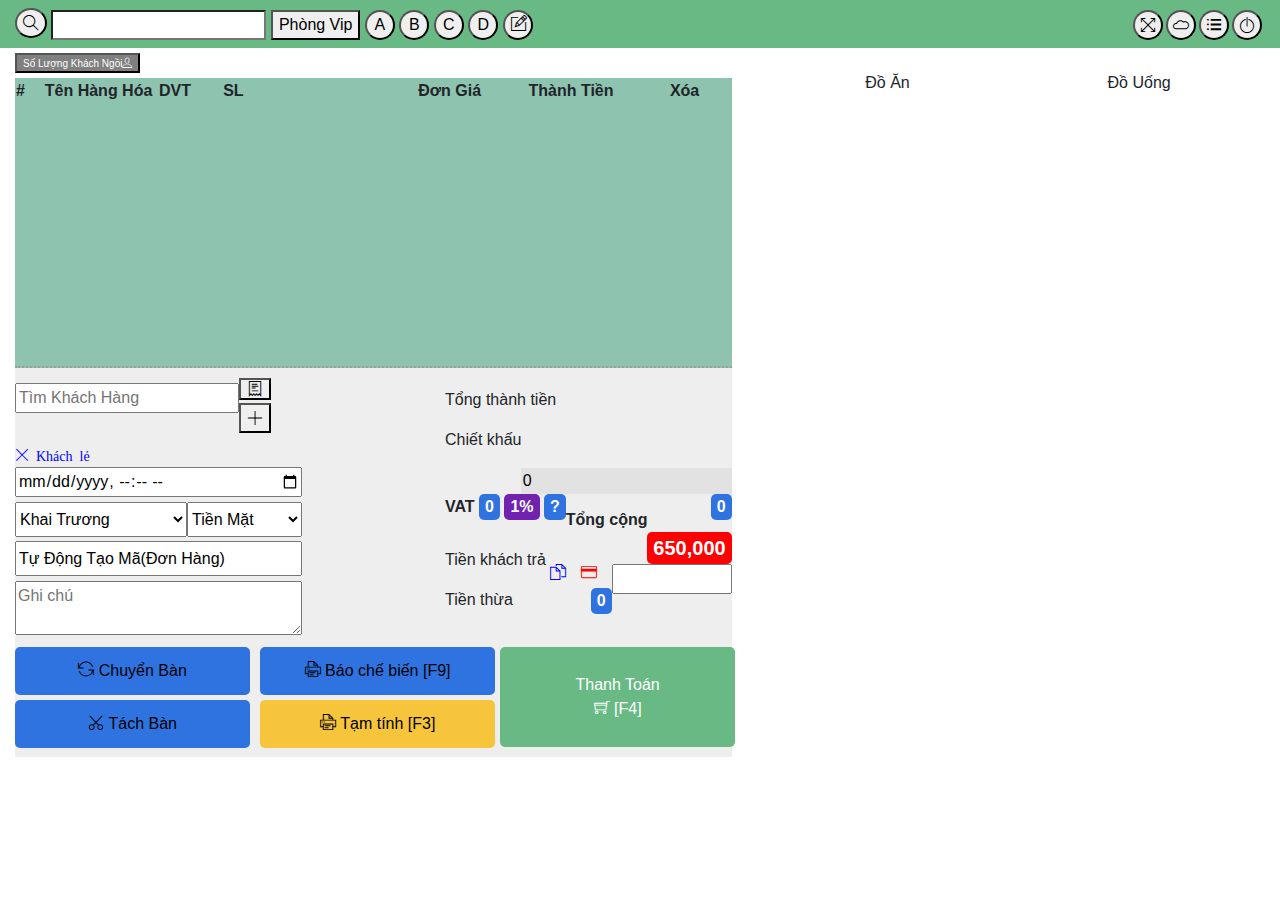
<file: js/index.html>
<!doctype html>
<html lang="en">
  <head>
    <title>Title</title>
    <!-- Required meta tags -->
    <meta charset="utf-8">
    <meta name="viewport" content="width=device-width, initial-scale=1, shrink-to-fit=no">
    <link rel="stylesheet" href="public/css/main.css">
    <link rel="stylesheet" href="public/img/themify-icons/themify-icons.css">
    <script src="https://code.jquery.com/jquery-3.6.1.min.js" integrity="sha256-o88AwQnZB+VDvE9tvIXrMQaPlFFSUTR+nldQm1LuPXQ=" crossorigin="anonymous"></script>
    <script src="public/js/main.js"></script>
    <script src="public/js/order_detail.js"></script>
    <!-- Bootstrap CSS -->
    <link rel="stylesheet" href="https://stackpath.bootstrapcdn.com/bootstrap/4.3.1/css/bootstrap.min.css" integrity="sha384-ggOyR0iXCbMQv3Xipma34MD+dH/1fQ784/j6cY/iJTQUOhcWr7x9JvoRxT2MZw1T" crossorigin="anonymous">
  </head>
  <body>
    <div id="wrapper">
        <header class="header">
            <div class="container-fluid">
                <div class="row">
                    <div class="col-md-7">
                        <div class="header-left">
                            <button class="ti-search"></button>
                            <input type="search">
                            <button>Phòng Vip</button>
                            <button class="nameA">A</button>
                            <button class="nameB">B</button>
                            <button class="nameC">C</button>
                            <button class="nameD">D</button>
                            <button class="nameD"><i class="ti-pencil-alt"></i></button>

                        </div>
                    </div>
                    <div class="col-md-5">
                        <div class="header-right">
                            <button class="btnheader"><i class="ti-power-off"></i></button>
                            <button class="btnheader"><i class="ti-menu-alt"></i></button>
                            <button class="btnheader"><i class="ti-cloud"></i></button>
                            <button class="btnheader"><i class="ti-fullscreen"></i></button>
                        </div>
                    </div>
                </div>
            </div>
        </header>
        <section class="content container-fluid">
            <div class="row">
                <div class="col-md-7">
                    <div class="form">
                        <form action="" method="#">
                            <div class="formheader">
                                <button class="soluong">Số Lượng Khách Ngồi<i class="ti-user"></i></button>
                            </div>
                            <div class="formbody">
                                <table>
                                    <tr>
                                        <th style="width: 50px;">#</th>
                                        <th style="width: 200px;">Tên Hàng Hóa</th>
                                        <th style="width: 100px;">DVT</th>
                                        <th style="width: 400px;">SL</th>
                                        <th style="width: 200px;">Đơn Giá</th>
                                        <th style="width: 250px;">Thành Tiền</th>
                                        <th style="width: 100px;">Xóa</th>
                                    </tr>
                                   <tbody id="order">
                                    
                                        
                                   </tbody>
                                </table>
                            </div>
                        </form>
                    </div>
                    <div class="input-info">
                        <div class="input-info-left">
                            <form action="" method="#">
                                <input type="text" class="Client" placeholder="Tìm Khách Hàng">
                                <button class="ti-receipt"></button>
                                <button class="ti-plus"></button> <br>
                                <p class="ti-close"> Khách lẻ</p>
                                <input type="datetime-local" class="datetime" name="" id="">
                                <div class="info-item">
                                    <select name="Khai Trương" id="" class="grandopening">
                                        <option value="Khai Trương">Khai Trương</option>
                                    </select>
                                    <select name="Khai Trương" id="" class="money">
                                        <option value="Khai Trương">Tiền Mặt</option>
                                    </select> <br>
                                </div>
                                <input type="text" value="Tự Động Tạo Mã(Đơn Hàng)" class="donhang">
                                <textarea class="note" placeholder="Ghi chú"></textarea>
                            </form>
                        </div>
                        <div class="input-info-right">
                            <div class="total-money">
                                <p onclick="sumtotal()">Tổng thành tiền </p>
                            </div>
                            <div class="discount">
                                <p class="info-name">Chiết khấu</p>
                                <input type="text" value="0" class="total">
                            </div>
                            <div class="tax">
                                <div class="tax-left">
                                    <b>VAT</b>
                                    <button><b>0</b></button>
                                    <button style="background-color: #7123b0;"><b>1%</b></button>
                                    <button><b>?</b></button>
                                </div>
                                <div class="tax-right">
                                    <button><b>0</b></button>
                                </div>
                            </div>
                            <div class="sum-total">
                                <b class="info-name">Tổng cộng</b>
                                <button class="total"><b>650,000</b></button>
                            </div>
                            <div class="money-user">
                                <p class="info-name">Tiền khách trả</p>                                
                                <input type="text" class="total" style="width: 120px;">
                                <i class="ti-credit-card" style="color: red;"></i>
                                <i class="ti-files" style="color: blue;"></i>
                            </div>
                            <div class="money-superfluous">
                                <p class="info-name">Tiền thừa</p>
                                <button class="total"><b>0</b></button>
                            </div>
                        </div>
                        <div class="input-info-bottom">
                            <div class="info-bottom-left">
                                <button class="up"><i class="ti-reload"></i> Chuyển Bàn</button>
                                <button class="down"><i class="ti-cut"></i> Tách Bàn</button>
                            </div>
                            <div class="info-bottom-Between">
                                <button class="up"><i class="ti-printer"></i> Báo chế biến [F9]</button>
                                <button class="down"> <i class="ti-printer"></i> Tạm tính [F3]</button>
                            </div>
                            <div class="info-bottom-right">
                                <button class="up">Thanh Toán <br> <i class="ti-shopping-cart"></i> [F4]</button>
                            </div>
                        </div>
                    </div>
                </div>
                <div class="col-md-5">
                    <div class="content-right">
                        <div class="container-fluid">
                            <div class="row">
                                <div class="col-md-6 mt-3">
                                    <button id="btn-food" class="btn active">Đồ Ăn</button>
                                </div>
                                <div class="col-md-6 mt-3">
                                    <button id="btn-drink" class="btn">Đồ Uống</button>
                                </div>
                            </div>
                            <div class="row" id="product_list">
                             
                        
                              
                                
                            
                             
                            </div>
                        </div>
                    </div>
                </div>
            </div>
        </section>
    </div>
    <!-- Optional JavaScript -->
    <!-- jQuery first, then Popper.js, then Bootstrap JS -->
   
    <script src="https://cdnjs.cloudflare.com/ajax/libs/popper.js/1.14.7/umd/popper.min.js" integrity="sha384-UO2eT0CpHqdSJQ6hJty5KVphtPhzWj9WO1clHTMGa3JDZwrnQq4sF86dIHNDz0W1" crossorigin="anonymous"></script>
    <script src="https://stackpath.bootstrapcdn.com/bootstrap/4.3.1/js/bootstrap.min.js" integrity="sha384-JjSmVgyd0p3pXB1rRibZUAYoIIy6OrQ6VrjIEaFf/nJGzIxFDsf4x0xIM+B07jRM" crossorigin="anonymous"></script>
  </body>
  
</html>
</file>
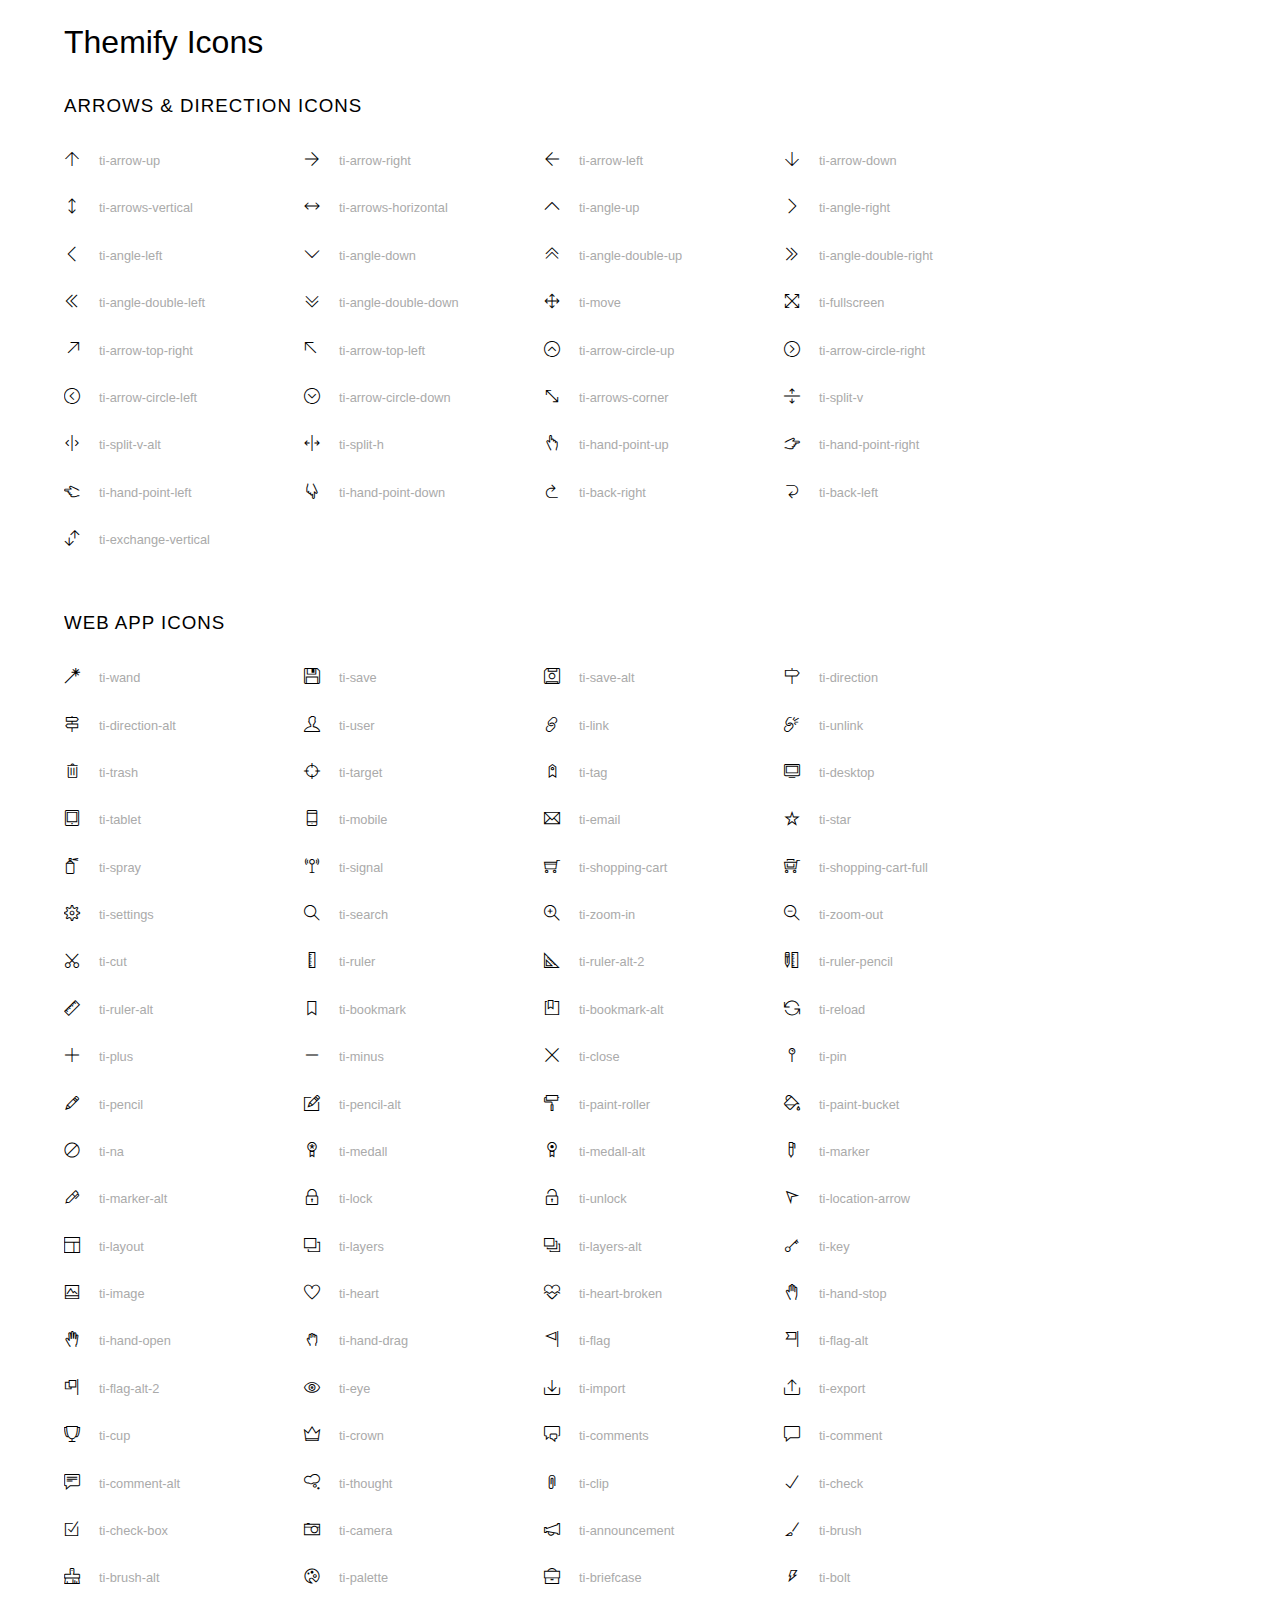
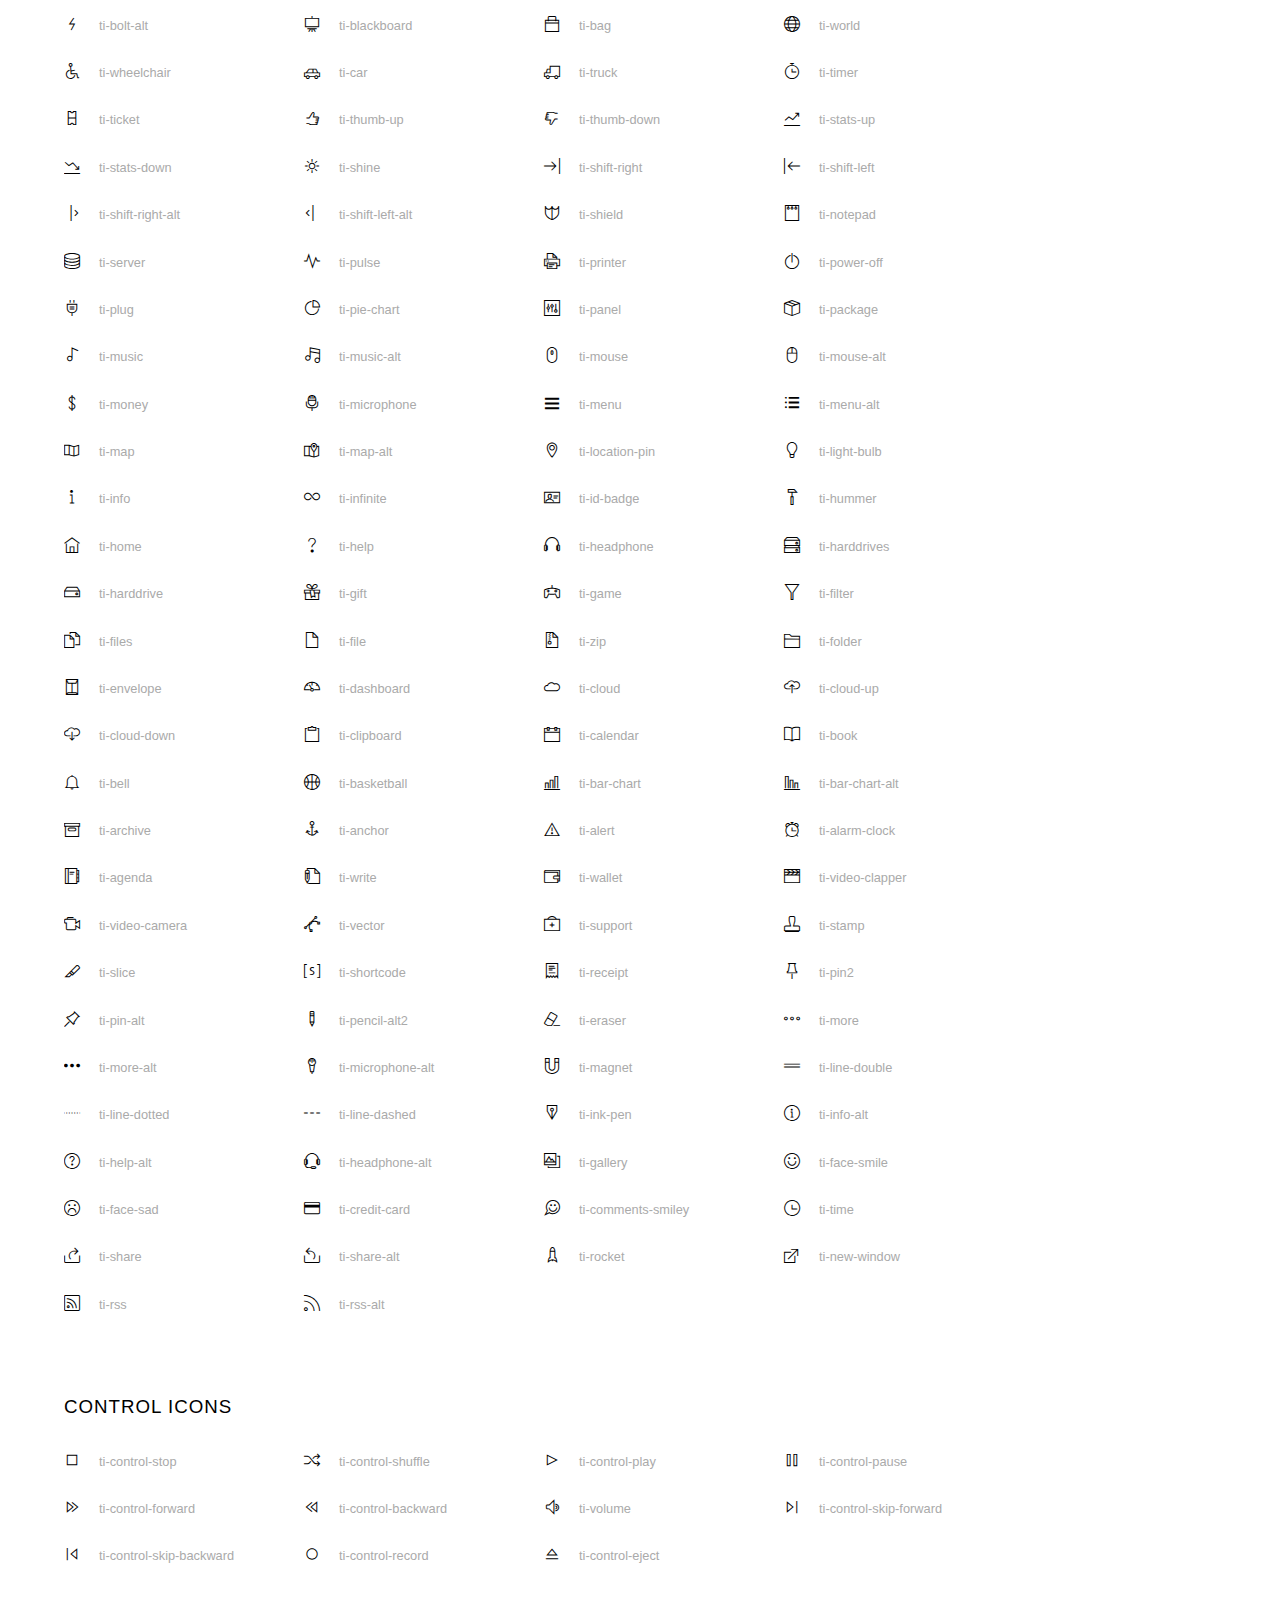
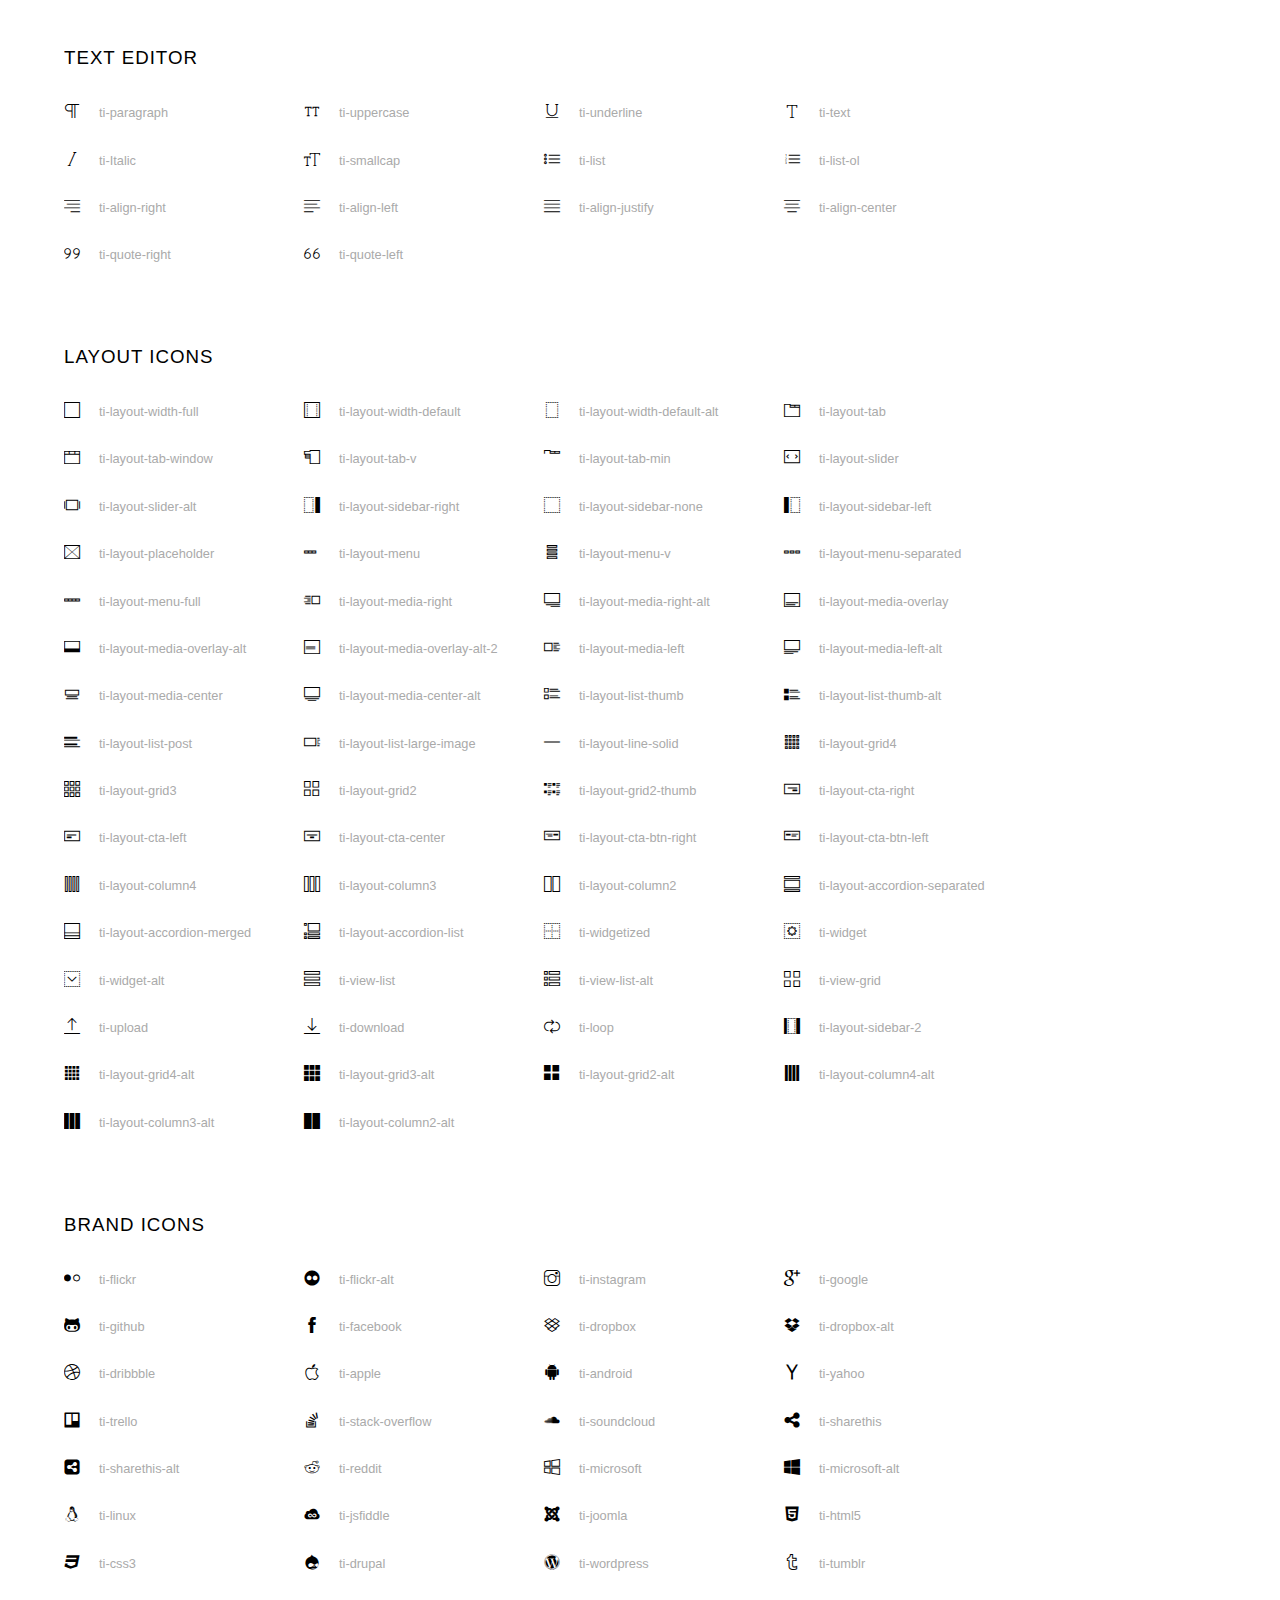
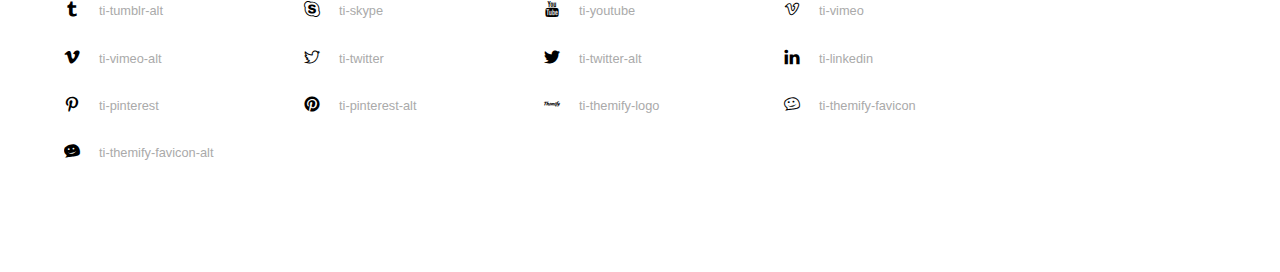
<file: js/public/img/themify-icons/index.html>
<!doctype html>
<html>
<head>
	<meta charset="utf-8">
	<title>Themify Icon Font</title>
	<meta name="viewport" content="width=device-width">
	<link rel="stylesheet" href="demo-files/demo.css">
	<link rel="stylesheet" href="themify-icons.css">
	<!--[if lt IE 8]><!-->
	<link rel="stylesheet" href="ie7/ie7.css">
	<!--<![endif]-->
</head>
<body>
	<h1>Themify Icons</h1>

	<div class="icon-section">

		<div class="icon-section">
			<h3>Arrows &amp; Direction Icons </h3>

			<div class="icon-container">
				<span class="ti-arrow-up"></span><span class="icon-name"> ti-arrow-up</span>
			</div>
			<div class="icon-container">
				<span class="ti-arrow-right"></span><span class="icon-name"> ti-arrow-right</span>
			</div>
			<div class="icon-container">
				<span class="ti-arrow-left"></span><span class="icon-name"> ti-arrow-left</span>
			</div>
			<div class="icon-container">
				<span class="ti-arrow-down"></span><span class="icon-name"> ti-arrow-down</span>
			</div>
			<div class="icon-container">
				<span class="ti-arrows-vertical"></span><span class="icon-name"> ti-arrows-vertical</span>
			</div>
			<div class="icon-container">
				<span class="ti-arrows-horizontal"></span><span class="icon-name"> ti-arrows-horizontal</span>
			</div>
			<div class="icon-container">
				<span class="ti-angle-up"></span><span class="icon-name"> ti-angle-up</span>
			</div>
			<div class="icon-container">
				<span class="ti-angle-right"></span><span class="icon-name"> ti-angle-right</span>
			</div>
			<div class="icon-container">
				<span class="ti-angle-left"></span><span class="icon-name"> ti-angle-left</span>
			</div>
			<div class="icon-container">
				<span class="ti-angle-down"></span><span class="icon-name"> ti-angle-down</span>
			</div>	
			<div class="icon-container">
				<span class="ti-angle-double-up"></span><span class="icon-name"> ti-angle-double-up</span>
			</div>
			<div class="icon-container">
				<span class="ti-angle-double-right"></span><span class="icon-name"> ti-angle-double-right</span>
			</div>
			<div class="icon-container">
				<span class="ti-angle-double-left"></span><span class="icon-name"> ti-angle-double-left</span>
			</div>
			<div class="icon-container">
				<span class="ti-angle-double-down"></span><span class="icon-name"> ti-angle-double-down</span>
			</div>					
			<div class="icon-container">
				<span class="ti-move"></span><span class="icon-name"> ti-move</span>
			</div>
			<div class="icon-container">
				<span class="ti-fullscreen"></span><span class="icon-name"> ti-fullscreen</span>
			</div>
			<div class="icon-container">
				<span class="ti-arrow-top-right"></span><span class="icon-name"> ti-arrow-top-right</span>
			</div>
			<div class="icon-container">
				<span class="ti-arrow-top-left"></span><span class="icon-name"> ti-arrow-top-left</span>
			</div>
			<div class="icon-container">
				<span class="ti-arrow-circle-up"></span><span class="icon-name"> ti-arrow-circle-up</span>
			</div>
			<div class="icon-container">
				<span class="ti-arrow-circle-right"></span><span class="icon-name"> ti-arrow-circle-right</span>
			</div>
			<div class="icon-container">
				<span class="ti-arrow-circle-left"></span><span class="icon-name"> ti-arrow-circle-left</span>
			</div>
			<div class="icon-container">
				<span class="ti-arrow-circle-down"></span><span class="icon-name"> ti-arrow-circle-down</span>
			</div>
			<div class="icon-container">
				<span class="ti-arrows-corner"></span><span class="icon-name"> ti-arrows-corner</span>
			</div>
			<div class="icon-container">
				<span class="ti-split-v"></span><span class="icon-name"> ti-split-v</span>
			</div>

			<div class="icon-container">
				<span class="ti-split-v-alt"></span><span class="icon-name"> ti-split-v-alt</span>
			</div>
			<div class="icon-container">
				<span class="ti-split-h"></span><span class="icon-name"> ti-split-h</span>
			</div>
			<div class="icon-container">
				<span class="ti-hand-point-up"></span><span class="icon-name"> ti-hand-point-up</span>
			</div>
			<div class="icon-container">
				<span class="ti-hand-point-right"></span><span class="icon-name"> ti-hand-point-right</span>
			</div>
			<div class="icon-container">
				<span class="ti-hand-point-left"></span><span class="icon-name"> ti-hand-point-left</span>
			</div>
			<div class="icon-container">
				<span class="ti-hand-point-down"></span><span class="icon-name"> ti-hand-point-down</span>
			</div>
			<div class="icon-container">
				<span class="ti-back-right"></span><span class="icon-name"> ti-back-right</span>
			</div>
			<div class="icon-container">
				<span class="ti-back-left"></span><span class="icon-name"> ti-back-left</span>
			</div>
			<div class="icon-container">
				<span class="ti-exchange-vertical"></span><span class="icon-name"> ti-exchange-vertical</span>
			</div>

		</div> <!-- Arrows Icons -->



		<h3>Web App Icons</h3>
		
		<div class="icon-section">

			<div class="icon-container">
				<span class="ti-wand"></span><span class="icon-name"> ti-wand</span>
			</div>
			<div class="icon-container">
				<span class="ti-save"></span><span class="icon-name"> ti-save</span>
			</div>
			<div class="icon-container">
				<span class="ti-save-alt"></span><span class="icon-name"> ti-save-alt</span>
			</div>

			<div class="icon-container">
				<span class="ti-direction"></span><span class="icon-name"> ti-direction</span>
			</div>
			<div class="icon-container">
				<span class="ti-direction-alt"></span><span class="icon-name"> ti-direction-alt</span>
			</div>
			<div class="icon-container">
				<span class="ti-user"></span><span class="icon-name"> ti-user</span>
			</div>
			<div class="icon-container">
				<span class="ti-link"></span><span class="icon-name"> ti-link</span>
			</div>
			<div class="icon-container">
				<span class="ti-unlink"></span><span class="icon-name"> ti-unlink</span>
			</div>
			<div class="icon-container">
				<span class="ti-trash"></span><span class="icon-name"> ti-trash</span>
			</div>
			<div class="icon-container">
				<span class="ti-target"></span><span class="icon-name"> ti-target</span>
			</div>
			<div class="icon-container">
				<span class="ti-tag"></span><span class="icon-name"> ti-tag</span>
			</div>
			<div class="icon-container">
				<span class="ti-desktop"></span><span class="icon-name"> ti-desktop</span>
			</div>
			<div class="icon-container">
				<span class="ti-tablet"></span><span class="icon-name"> ti-tablet</span>
			</div>
			<div class="icon-container">
				<span class="ti-mobile"></span><span class="icon-name"> ti-mobile</span>
			</div>
			<div class="icon-container">
				<span class="ti-email"></span><span class="icon-name"> ti-email</span>
			</div>	
			<div class="icon-container">
				<span class="ti-star"></span><span class="icon-name"> ti-star</span>
			</div>
			<div class="icon-container">
				<span class="ti-spray"></span><span class="icon-name"> ti-spray</span>
			</div>
			<div class="icon-container">
				<span class="ti-signal"></span><span class="icon-name"> ti-signal</span>
			</div>
			<div class="icon-container">
				<span class="ti-shopping-cart"></span><span class="icon-name"> ti-shopping-cart</span>
			</div>
			<div class="icon-container">
				<span class="ti-shopping-cart-full"></span><span class="icon-name"> ti-shopping-cart-full</span>
			</div>
			<div class="icon-container">
				<span class="ti-settings"></span><span class="icon-name"> ti-settings</span>
			</div>
			<div class="icon-container">
				<span class="ti-search"></span><span class="icon-name"> ti-search</span>
			</div>
			<div class="icon-container">
				<span class="ti-zoom-in"></span><span class="icon-name"> ti-zoom-in</span>
			</div>
			<div class="icon-container">
				<span class="ti-zoom-out"></span><span class="icon-name"> ti-zoom-out</span>
			</div>
			<div class="icon-container">
				<span class="ti-cut"></span><span class="icon-name"> ti-cut</span>
			</div>
			<div class="icon-container">
				<span class="ti-ruler"></span><span class="icon-name"> ti-ruler</span>
			</div>
			<div class="icon-container">
				<span class="ti-ruler-alt-2"></span><span class="icon-name"> ti-ruler-alt-2</span>
			</div>			
			<div class="icon-container">
				<span class="ti-ruler-pencil"></span><span class="icon-name"> ti-ruler-pencil</span>
			</div>
			<div class="icon-container">
				<span class="ti-ruler-alt"></span><span class="icon-name"> ti-ruler-alt</span>
			</div>
			<div class="icon-container">
				<span class="ti-bookmark"></span><span class="icon-name"> ti-bookmark</span>
			</div>
			<div class="icon-container">
				<span class="ti-bookmark-alt"></span><span class="icon-name"> ti-bookmark-alt</span>
			</div>
			<div class="icon-container">
				<span class="ti-reload"></span><span class="icon-name"> ti-reload</span>
			</div>
			<div class="icon-container">
				<span class="ti-plus"></span><span class="icon-name"> ti-plus</span>
			</div>
			<div class="icon-container">
				<span class="ti-minus"></span><span class="icon-name"> ti-minus</span>
			</div>
			<div class="icon-container">
				<span class="ti-close"></span><span class="icon-name"> ti-close</span>
			</div>			
			<div class="icon-container">
				<span class="ti-pin"></span><span class="icon-name"> ti-pin</span>
			</div>
			<div class="icon-container">
				<span class="ti-pencil"></span><span class="icon-name"> ti-pencil</span>
			</div>
					
		  	<div class="icon-container">
				<span class="ti-pencil-alt"></span><span class="icon-name"> ti-pencil-alt</span>
			</div>
			<div class="icon-container">
				<span class="ti-paint-roller"></span><span class="icon-name"> ti-paint-roller</span>
			</div>
			<div class="icon-container">
				<span class="ti-paint-bucket"></span><span class="icon-name"> ti-paint-bucket</span>
			</div>
			<div class="icon-container">
				<span class="ti-na"></span><span class="icon-name"> ti-na</span>
			</div>
			<div class="icon-container">
				<span class="ti-medall"></span><span class="icon-name"> ti-medall</span>
			</div>
			<div class="icon-container">
				<span class="ti-medall-alt"></span><span class="icon-name"> ti-medall-alt</span>
			</div>
			<div class="icon-container">
				<span class="ti-marker"></span><span class="icon-name"> ti-marker</span>
			</div>
			<div class="icon-container">
				<span class="ti-marker-alt"></span><span class="icon-name"> ti-marker-alt</span>
			</div>

			<div class="icon-container">
				<span class="ti-lock"></span><span class="icon-name"> ti-lock</span>
			</div>
			<div class="icon-container">
				<span class="ti-unlock"></span><span class="icon-name"> ti-unlock</span>
			</div>
			<div class="icon-container">
				<span class="ti-location-arrow"></span><span class="icon-name"> ti-location-arrow</span>
			</div>
			<div class="icon-container">
				<span class="ti-layout"></span><span class="icon-name"> ti-layout</span>
			</div>
			<div class="icon-container">
				<span class="ti-layers"></span><span class="icon-name"> ti-layers</span>
			</div>
			<div class="icon-container">
				<span class="ti-layers-alt"></span><span class="icon-name"> ti-layers-alt</span>
			</div>
			<div class="icon-container">
				<span class="ti-key"></span><span class="icon-name"> ti-key</span>
			</div>
			<div class="icon-container">
				<span class="ti-image"></span><span class="icon-name"> ti-image</span>
			</div>
			<div class="icon-container">
				<span class="ti-heart"></span><span class="icon-name"> ti-heart</span>
			</div>
			<div class="icon-container">
				<span class="ti-heart-broken"></span><span class="icon-name"> ti-heart-broken</span>
			</div>
			<div class="icon-container">
				<span class="ti-hand-stop"></span><span class="icon-name"> ti-hand-stop</span>
			</div>
			<div class="icon-container">
				<span class="ti-hand-open"></span><span class="icon-name"> ti-hand-open</span>
			</div>
			<div class="icon-container">
				<span class="ti-hand-drag"></span><span class="icon-name"> ti-hand-drag</span>
			</div>
			<div class="icon-container">
				<span class="ti-flag"></span><span class="icon-name"> ti-flag</span>
			</div>
			<div class="icon-container">
				<span class="ti-flag-alt"></span><span class="icon-name"> ti-flag-alt</span>
			</div>
			<div class="icon-container">
				<span class="ti-flag-alt-2"></span><span class="icon-name"> ti-flag-alt-2</span>
			</div>
			<div class="icon-container">
				<span class="ti-eye"></span><span class="icon-name"> ti-eye</span>
			</div>
			<div class="icon-container">
				<span class="ti-import"></span><span class="icon-name"> ti-import</span>
			</div>			
			<div class="icon-container">
				<span class="ti-export"></span><span class="icon-name"> ti-export</span>
			</div>
			<div class="icon-container">
				<span class="ti-cup"></span><span class="icon-name"> ti-cup</span>
			</div>
			<div class="icon-container">
				<span class="ti-crown"></span><span class="icon-name"> ti-crown</span>
			</div>
			<div class="icon-container">
				<span class="ti-comments"></span><span class="icon-name"> ti-comments</span>
			</div>
			<div class="icon-container">
				<span class="ti-comment"></span><span class="icon-name"> ti-comment</span>
			</div>
			<div class="icon-container">
				<span class="ti-comment-alt"></span><span class="icon-name"> ti-comment-alt</span>
			</div>
			<div class="icon-container">
				<span class="ti-thought"></span><span class="icon-name"> ti-thought</span>
			</div>			
			<div class="icon-container">
				<span class="ti-clip"></span><span class="icon-name"> ti-clip</span>
			</div>

			<div class="icon-container">
				<span class="ti-check"></span><span class="icon-name"> ti-check</span>
			</div>
			<div class="icon-container">
				<span class="ti-check-box"></span><span class="icon-name"> ti-check-box</span>
			</div>
			<div class="icon-container">
				<span class="ti-camera"></span><span class="icon-name"> ti-camera</span>
			</div>
			<div class="icon-container">
				<span class="ti-announcement"></span><span class="icon-name"> ti-announcement</span>
			</div>
			<div class="icon-container">
				<span class="ti-brush"></span><span class="icon-name"> ti-brush</span>
			</div>
			<div class="icon-container">
				<span class="ti-brush-alt"></span><span class="icon-name"> ti-brush-alt</span>
			</div>
			<div class="icon-container">
				<span class="ti-palette"></span><span class="icon-name"> ti-palette</span>
			</div>			
			<div class="icon-container">
				<span class="ti-briefcase"></span><span class="icon-name"> ti-briefcase</span>
			</div>
			<div class="icon-container">
				<span class="ti-bolt"></span><span class="icon-name"> ti-bolt</span>
			</div>
			<div class="icon-container">
				<span class="ti-bolt-alt"></span><span class="icon-name"> ti-bolt-alt</span>
			</div>
			<div class="icon-container">
				<span class="ti-blackboard"></span><span class="icon-name"> ti-blackboard</span>
			</div>
			<div class="icon-container">
				<span class="ti-bag"></span><span class="icon-name"> ti-bag</span>
			</div>
			<div class="icon-container">
				<span class="ti-world"></span><span class="icon-name"> ti-world</span>
			</div>
			<div class="icon-container">
				<span class="ti-wheelchair"></span><span class="icon-name"> ti-wheelchair</span>
			</div>
			<div class="icon-container">
				<span class="ti-car"></span><span class="icon-name"> ti-car</span>
			</div>
			<div class="icon-container">
				<span class="ti-truck"></span><span class="icon-name"> ti-truck</span>
			</div>
			<div class="icon-container">
				<span class="ti-timer"></span><span class="icon-name"> ti-timer</span>
			</div>
			<div class="icon-container">
				<span class="ti-ticket"></span><span class="icon-name"> ti-ticket</span>
			</div>
			<div class="icon-container">
				<span class="ti-thumb-up"></span><span class="icon-name"> ti-thumb-up</span>
			</div>
			<div class="icon-container">
				<span class="ti-thumb-down"></span><span class="icon-name"> ti-thumb-down</span>
			</div>

			<div class="icon-container">
				<span class="ti-stats-up"></span><span class="icon-name"> ti-stats-up</span>
			</div>
			<div class="icon-container">
				<span class="ti-stats-down"></span><span class="icon-name"> ti-stats-down</span>
			</div>
			<div class="icon-container">
				<span class="ti-shine"></span><span class="icon-name"> ti-shine</span>
			</div>
			<div class="icon-container">
				<span class="ti-shift-right"></span><span class="icon-name"> ti-shift-right</span>
			</div>
			<div class="icon-container">
				<span class="ti-shift-left"></span><span class="icon-name"> ti-shift-left</span>
			</div>

			<div class="icon-container">
				<span class="ti-shift-right-alt"></span><span class="icon-name"> ti-shift-right-alt</span>
			</div>
			<div class="icon-container">
				<span class="ti-shift-left-alt"></span><span class="icon-name"> ti-shift-left-alt</span>
			</div>
			<div class="icon-container">
				<span class="ti-shield"></span><span class="icon-name"> ti-shield</span>
			</div>
			<div class="icon-container">
				<span class="ti-notepad"></span><span class="icon-name"> ti-notepad</span>
			</div>
			<div class="icon-container">
				<span class="ti-server"></span><span class="icon-name"> ti-server</span>
			</div>

			<div class="icon-container">
				<span class="ti-pulse"></span><span class="icon-name"> ti-pulse</span>
			</div>
			<div class="icon-container">
				<span class="ti-printer"></span><span class="icon-name"> ti-printer</span>
			</div>
			<div class="icon-container">
				<span class="ti-power-off"></span><span class="icon-name"> ti-power-off</span>
			</div>
			<div class="icon-container">
				<span class="ti-plug"></span><span class="icon-name"> ti-plug</span>
			</div>
			<div class="icon-container">
				<span class="ti-pie-chart"></span><span class="icon-name"> ti-pie-chart</span>
			</div>

			<div class="icon-container">
				<span class="ti-panel"></span><span class="icon-name"> ti-panel</span>
			</div>
			<div class="icon-container">
				<span class="ti-package"></span><span class="icon-name"> ti-package</span>
			</div>
			<div class="icon-container">
				<span class="ti-music"></span><span class="icon-name"> ti-music</span>
			</div>
			<div class="icon-container">
				<span class="ti-music-alt"></span><span class="icon-name"> ti-music-alt</span>
			</div>
			<div class="icon-container">
				<span class="ti-mouse"></span><span class="icon-name"> ti-mouse</span>
			</div>
			<div class="icon-container">
				<span class="ti-mouse-alt"></span><span class="icon-name"> ti-mouse-alt</span>
			</div>
			<div class="icon-container">
				<span class="ti-money"></span><span class="icon-name"> ti-money</span>
			</div>
			<div class="icon-container">
				<span class="ti-microphone"></span><span class="icon-name"> ti-microphone</span>
			</div>
			<div class="icon-container">
				<span class="ti-menu"></span><span class="icon-name"> ti-menu</span>
			</div>
			<div class="icon-container">
				<span class="ti-menu-alt"></span><span class="icon-name"> ti-menu-alt</span>
			</div>
			<div class="icon-container">
				<span class="ti-map"></span><span class="icon-name"> ti-map</span>
			</div>
			<div class="icon-container">
				<span class="ti-map-alt"></span><span class="icon-name"> ti-map-alt</span>
			</div>

			<div class="icon-container">
				<span class="ti-location-pin"></span><span class="icon-name"> ti-location-pin</span>
			</div>

			<div class="icon-container">
				<span class="ti-light-bulb"></span><span class="icon-name"> ti-light-bulb</span>
			</div>
			<div class="icon-container">
				<span class="ti-info"></span><span class="icon-name"> ti-info</span>
			</div>
			<div class="icon-container">
				<span class="ti-infinite"></span><span class="icon-name"> ti-infinite</span>
			</div>
			<div class="icon-container">
				<span class="ti-id-badge"></span><span class="icon-name"> ti-id-badge</span>
			</div>
			<div class="icon-container">
				<span class="ti-hummer"></span><span class="icon-name"> ti-hummer</span>
			</div>
			<div class="icon-container">
				<span class="ti-home"></span><span class="icon-name"> ti-home</span>
			</div>
			<div class="icon-container">
				<span class="ti-help"></span><span class="icon-name"> ti-help</span>
			</div>
			<div class="icon-container">
				<span class="ti-headphone"></span><span class="icon-name"> ti-headphone</span>
			</div>
			<div class="icon-container">
				<span class="ti-harddrives"></span><span class="icon-name"> ti-harddrives</span>
			</div>
			<div class="icon-container">
				<span class="ti-harddrive"></span><span class="icon-name"> ti-harddrive</span>
			</div>
			<div class="icon-container">
				<span class="ti-gift"></span><span class="icon-name"> ti-gift</span>
			</div>
			<div class="icon-container">
				<span class="ti-game"></span><span class="icon-name"> ti-game</span>
			</div>
			<div class="icon-container">
				<span class="ti-filter"></span><span class="icon-name"> ti-filter</span>
			</div>
			<div class="icon-container">
				<span class="ti-files"></span><span class="icon-name"> ti-files</span>
			</div>
			<div class="icon-container">
				<span class="ti-file"></span><span class="icon-name"> ti-file</span>
			</div>
			<div class="icon-container">
				<span class="ti-zip"></span><span class="icon-name"> ti-zip</span>
			</div>
			<div class="icon-container">
				<span class="ti-folder"></span><span class="icon-name"> ti-folder</span>
			</div>			
			<div class="icon-container">
				<span class="ti-envelope"></span><span class="icon-name"> ti-envelope</span>
			</div>


			<div class="icon-container">
				<span class="ti-dashboard"></span><span class="icon-name"> ti-dashboard</span>
			</div>
			<div class="icon-container">
				<span class="ti-cloud"></span><span class="icon-name"> ti-cloud</span>
			</div>
			<div class="icon-container">
				<span class="ti-cloud-up"></span><span class="icon-name"> ti-cloud-up</span>
			</div>
			<div class="icon-container">
				<span class="ti-cloud-down"></span><span class="icon-name"> ti-cloud-down</span>
			</div>
			<div class="icon-container">
				<span class="ti-clipboard"></span><span class="icon-name"> ti-clipboard</span>
			</div>
			<div class="icon-container">
				<span class="ti-calendar"></span><span class="icon-name"> ti-calendar</span>
			</div>
			<div class="icon-container">
				<span class="ti-book"></span><span class="icon-name"> ti-book</span>
			</div>
			<div class="icon-container">
				<span class="ti-bell"></span><span class="icon-name"> ti-bell</span>
			</div>
			<div class="icon-container">
				<span class="ti-basketball"></span><span class="icon-name"> ti-basketball</span>
			</div>
			<div class="icon-container">
				<span class="ti-bar-chart"></span><span class="icon-name"> ti-bar-chart</span>
			</div>
			<div class="icon-container">
				<span class="ti-bar-chart-alt"></span><span class="icon-name"> ti-bar-chart-alt</span>
			</div>


			<div class="icon-container">
				<span class="ti-archive"></span><span class="icon-name"> ti-archive</span>
			</div>
			<div class="icon-container">
				<span class="ti-anchor"></span><span class="icon-name"> ti-anchor</span>
			</div>

			<div class="icon-container">
				<span class="ti-alert"></span><span class="icon-name"> ti-alert</span>
			</div>
			<div class="icon-container">
				<span class="ti-alarm-clock"></span><span class="icon-name"> ti-alarm-clock</span>
			</div>
			<div class="icon-container">
				<span class="ti-agenda"></span><span class="icon-name"> ti-agenda</span>
			</div>
			<div class="icon-container">
				<span class="ti-write"></span><span class="icon-name"> ti-write</span>
			</div>

			<div class="icon-container">
				<span class="ti-wallet"></span><span class="icon-name"> ti-wallet</span>
			</div>
			<div class="icon-container">
				<span class="ti-video-clapper"></span><span class="icon-name"> ti-video-clapper</span>
			</div>
			<div class="icon-container">
				<span class="ti-video-camera"></span><span class="icon-name"> ti-video-camera</span>
			</div>
			<div class="icon-container">
				<span class="ti-vector"></span><span class="icon-name"> ti-vector</span>
			</div>

			<div class="icon-container">
				<span class="ti-support"></span><span class="icon-name"> ti-support</span>
			</div>
			<div class="icon-container">
				<span class="ti-stamp"></span><span class="icon-name"> ti-stamp</span>
			</div>
			<div class="icon-container">
				<span class="ti-slice"></span><span class="icon-name"> ti-slice</span>
			</div>
			<div class="icon-container">
				<span class="ti-shortcode"></span><span class="icon-name"> ti-shortcode</span>
			</div>
			<div class="icon-container">
				<span class="ti-receipt"></span><span class="icon-name"> ti-receipt</span>
			</div>
			<div class="icon-container">
				<span class="ti-pin2"></span><span class="icon-name"> ti-pin2</span>
			</div>
			<div class="icon-container">
				<span class="ti-pin-alt"></span><span class="icon-name"> ti-pin-alt</span>
			</div>
			<div class="icon-container">
				<span class="ti-pencil-alt2"></span><span class="icon-name"> ti-pencil-alt2</span>
			</div>
			<div class="icon-container">
				<span class="ti-eraser"></span><span class="icon-name"> ti-eraser</span>
			</div>			
			<div class="icon-container">
				<span class="ti-more"></span><span class="icon-name"> ti-more</span>
			</div>
			<div class="icon-container">
				<span class="ti-more-alt"></span><span class="icon-name"> ti-more-alt</span>
			</div>
			<div class="icon-container">
				<span class="ti-microphone-alt"></span><span class="icon-name"> ti-microphone-alt</span>
			</div>
			<div class="icon-container">
				<span class="ti-magnet"></span><span class="icon-name"> ti-magnet</span>
			</div>
			<div class="icon-container">
				<span class="ti-line-double"></span><span class="icon-name"> ti-line-double</span>
			</div>
			<div class="icon-container">
				<span class="ti-line-dotted"></span><span class="icon-name"> ti-line-dotted</span>
			</div>
			<div class="icon-container">
				<span class="ti-line-dashed"></span><span class="icon-name"> ti-line-dashed</span>
			</div>

			<div class="icon-container">
				<span class="ti-ink-pen"></span><span class="icon-name"> ti-ink-pen</span>
			</div>
			<div class="icon-container">
				<span class="ti-info-alt"></span><span class="icon-name"> ti-info-alt</span>
			</div>
			<div class="icon-container">
				<span class="ti-help-alt"></span><span class="icon-name"> ti-help-alt</span>
			</div>
			<div class="icon-container">
				<span class="ti-headphone-alt"></span><span class="icon-name"> ti-headphone-alt</span>
			</div>

			<div class="icon-container">
				<span class="ti-gallery"></span><span class="icon-name"> ti-gallery</span>
			</div>
			<div class="icon-container">
				<span class="ti-face-smile"></span><span class="icon-name"> ti-face-smile</span>
			</div>
			<div class="icon-container">
				<span class="ti-face-sad"></span><span class="icon-name"> ti-face-sad</span>
			</div>
			<div class="icon-container">
				<span class="ti-credit-card"></span><span class="icon-name"> ti-credit-card</span>
			</div>
			<div class="icon-container">
				<span class="ti-comments-smiley"></span><span class="icon-name"> ti-comments-smiley</span>
			</div>
			<div class="icon-container">
				<span class="ti-time"></span><span class="icon-name"> ti-time</span>
			</div>
			<div class="icon-container">
				<span class="ti-share"></span><span class="icon-name"> ti-share</span>
			</div>
			<div class="icon-container">
				<span class="ti-share-alt"></span><span class="icon-name"> ti-share-alt</span>
			</div>
			<div class="icon-container">
				<span class="ti-rocket"></span><span class="icon-name"> ti-rocket</span>
			</div>

			<div class="icon-container">
				<span class="ti-new-window"></span><span class="icon-name"> ti-new-window</span>
			</div>

			<div class="icon-container">
				<span class="ti-rss"></span><span class="icon-name"> ti-rss</span>
			</div>

			<div class="icon-container">
				<span class="ti-rss-alt"></span><span class="icon-name"> ti-rss-alt</span>
			</div>
			
		</div><!-- Web App Icons -->


		<div class="icon-section">
			<h3>Control Icons</h3>
			<div class="icon-container">
				<span class="ti-control-stop"></span><span class="icon-name"> ti-control-stop</span>
			</div>
			<div class="icon-container">
				<span class="ti-control-shuffle"></span><span class="icon-name"> ti-control-shuffle</span>
			</div>
			<div class="icon-container">
				<span class="ti-control-play"></span><span class="icon-name"> ti-control-play</span>
			</div>
			<div class="icon-container">
				<span class="ti-control-pause"></span><span class="icon-name"> ti-control-pause</span>
			</div>
			<div class="icon-container">
				<span class="ti-control-forward"></span><span class="icon-name"> ti-control-forward</span>
			</div>
			<div class="icon-container">
				<span class="ti-control-backward"></span><span class="icon-name"> ti-control-backward</span>
			</div>	
			<div class="icon-container">
				<span class="ti-volume"></span><span class="icon-name"> ti-volume</span>
			</div>
			<div class="icon-container">
				<span class="ti-control-skip-forward"></span><span class="icon-name"> ti-control-skip-forward</span>
			</div>
			<div class="icon-container">
				<span class="ti-control-skip-backward"></span><span class="icon-name"> ti-control-skip-backward</span>
			</div>
			<div class="icon-container">
				<span class="ti-control-record"></span><span class="icon-name"> ti-control-record</span>
			</div>
			<div class="icon-container">
				<span class="ti-control-eject"></span><span class="icon-name"> ti-control-eject</span>
			</div>			
		</div> <!-- Control Icons -->


		<div class="icon-section">
			<h3>Text Editor</h3>

			<div class="icon-container">
				<span class="ti-paragraph"></span><span class="icon-name"> ti-paragraph</span>
			</div>
			<div class="icon-container">
				<span class="ti-uppercase"></span><span class="icon-name"> ti-uppercase</span>
			</div>

			<div class="icon-container">
				<span class="ti-underline"></span><span class="icon-name"> ti-underline</span>
			</div>
			<div class="icon-container">
				<span class="ti-text"></span><span class="icon-name"> ti-text</span>
			</div>
			<div class="icon-container">
				<span class="ti-Italic"></span><span class="icon-name"> ti-Italic</span>
			</div>
			<div class="icon-container">
				<span class="ti-smallcap"></span><span class="icon-name"> ti-smallcap</span>
			</div>
			<div class="icon-container">
				<span class="ti-list"></span><span class="icon-name"> ti-list</span>
			</div>
			<div class="icon-container">
				<span class="ti-list-ol"></span><span class="icon-name"> ti-list-ol</span>
			</div>
			<div class="icon-container">
				<span class="ti-align-right"></span><span class="icon-name"> ti-align-right</span>
			</div>
			<div class="icon-container">
				<span class="ti-align-left"></span><span class="icon-name"> ti-align-left</span>
			</div>
			<div class="icon-container">
				<span class="ti-align-justify"></span><span class="icon-name"> ti-align-justify</span>
			</div>
			<div class="icon-container">
				<span class="ti-align-center"></span><span class="icon-name"> ti-align-center</span>
			</div>
			<div class="icon-container">
				<span class="ti-quote-right"></span><span class="icon-name"> ti-quote-right</span>
			</div>
			<div class="icon-container">
				<span class="ti-quote-left"></span><span class="icon-name"> ti-quote-left</span>
			</div>

		</div> <!-- Text Editor -->



		<div class="icon-section">
			<h3>Layout Icons</h3>
			<div class="icon-container">
				<span class="ti-layout-width-full"></span><span class="icon-name"> ti-layout-width-full</span>
			</div>
			<div class="icon-container">
				<span class="ti-layout-width-default"></span><span class="icon-name"> ti-layout-width-default</span>
			</div>
			<div class="icon-container">
				<span class="ti-layout-width-default-alt"></span><span class="icon-name"> ti-layout-width-default-alt</span>
			</div>
			<div class="icon-container">
				<span class="ti-layout-tab"></span><span class="icon-name"> ti-layout-tab</span>
			</div>
			<div class="icon-container">
				<span class="ti-layout-tab-window"></span><span class="icon-name"> ti-layout-tab-window</span>
			</div>
			<div class="icon-container">
				<span class="ti-layout-tab-v"></span><span class="icon-name"> ti-layout-tab-v</span>
			</div>
			<div class="icon-container">
				<span class="ti-layout-tab-min"></span><span class="icon-name"> ti-layout-tab-min</span>
			</div>
			<div class="icon-container">
				<span class="ti-layout-slider"></span><span class="icon-name"> ti-layout-slider</span>
			</div>
			<div class="icon-container">
				<span class="ti-layout-slider-alt"></span><span class="icon-name"> ti-layout-slider-alt</span>
			</div>
			<div class="icon-container">
				<span class="ti-layout-sidebar-right"></span><span class="icon-name"> ti-layout-sidebar-right</span>
			</div>
			<div class="icon-container">
				<span class="ti-layout-sidebar-none"></span><span class="icon-name"> ti-layout-sidebar-none</span>
			</div>
			<div class="icon-container">
				<span class="ti-layout-sidebar-left"></span><span class="icon-name"> ti-layout-sidebar-left</span>
			</div>
			<div class="icon-container">
				<span class="ti-layout-placeholder"></span><span class="icon-name"> ti-layout-placeholder</span>
			</div>
			<div class="icon-container">
				<span class="ti-layout-menu"></span><span class="icon-name"> ti-layout-menu</span>
			</div>
			<div class="icon-container">
				<span class="ti-layout-menu-v"></span><span class="icon-name"> ti-layout-menu-v</span>
			</div>
			<div class="icon-container">
				<span class="ti-layout-menu-separated"></span><span class="icon-name"> ti-layout-menu-separated</span>
			</div>
			<div class="icon-container">
				<span class="ti-layout-menu-full"></span><span class="icon-name"> ti-layout-menu-full</span>
			</div>
			<div class="icon-container">
				<span class="ti-layout-media-right"></span><span class="icon-name"> ti-layout-media-right</span>
			</div>
			<div class="icon-container">
				<span class="ti-layout-media-right-alt"></span><span class="icon-name"> ti-layout-media-right-alt</span>
			</div>
			<div class="icon-container">
				<span class="ti-layout-media-overlay"></span><span class="icon-name"> ti-layout-media-overlay</span>
			</div>
			<div class="icon-container">
				<span class="ti-layout-media-overlay-alt"></span><span class="icon-name"> ti-layout-media-overlay-alt</span>
			</div>
			<div class="icon-container">
				<span class="ti-layout-media-overlay-alt-2"></span><span class="icon-name"> ti-layout-media-overlay-alt-2</span>
			</div>
			<div class="icon-container">
				<span class="ti-layout-media-left"></span><span class="icon-name"> ti-layout-media-left</span>
			</div>
			<div class="icon-container">
				<span class="ti-layout-media-left-alt"></span><span class="icon-name"> ti-layout-media-left-alt</span>
			</div>
			<div class="icon-container">
				<span class="ti-layout-media-center"></span><span class="icon-name"> ti-layout-media-center</span>
			</div>
			<div class="icon-container">
				<span class="ti-layout-media-center-alt"></span><span class="icon-name"> ti-layout-media-center-alt</span>
			</div>
			<div class="icon-container">
				<span class="ti-layout-list-thumb"></span><span class="icon-name"> ti-layout-list-thumb</span>
			</div>
			<div class="icon-container">
				<span class="ti-layout-list-thumb-alt"></span><span class="icon-name"> ti-layout-list-thumb-alt</span>
			</div>
			<div class="icon-container">
				<span class="ti-layout-list-post"></span><span class="icon-name"> ti-layout-list-post</span>
			</div>
			<div class="icon-container">
				<span class="ti-layout-list-large-image"></span><span class="icon-name"> ti-layout-list-large-image</span>
			</div>
			<div class="icon-container">
				<span class="ti-layout-line-solid"></span><span class="icon-name"> ti-layout-line-solid</span>
			</div>
			<div class="icon-container">
				<span class="ti-layout-grid4"></span><span class="icon-name"> ti-layout-grid4</span>
			</div>
			<div class="icon-container">
				<span class="ti-layout-grid3"></span><span class="icon-name"> ti-layout-grid3</span>
			</div>
			<div class="icon-container">
				<span class="ti-layout-grid2"></span><span class="icon-name"> ti-layout-grid2</span>
			</div>
			<div class="icon-container">
				<span class="ti-layout-grid2-thumb"></span><span class="icon-name"> ti-layout-grid2-thumb</span>
			</div>
			<div class="icon-container">
				<span class="ti-layout-cta-right"></span><span class="icon-name"> ti-layout-cta-right</span>
			</div>
			<div class="icon-container">
				<span class="ti-layout-cta-left"></span><span class="icon-name"> ti-layout-cta-left</span>
			</div>
			<div class="icon-container">
				<span class="ti-layout-cta-center"></span><span class="icon-name"> ti-layout-cta-center</span>
			</div>
			<div class="icon-container">
				<span class="ti-layout-cta-btn-right"></span><span class="icon-name"> ti-layout-cta-btn-right</span>
			</div>
			<div class="icon-container">
				<span class="ti-layout-cta-btn-left"></span><span class="icon-name"> ti-layout-cta-btn-left</span>
			</div>
			<div class="icon-container">
				<span class="ti-layout-column4"></span><span class="icon-name"> ti-layout-column4</span>
			</div>
			<div class="icon-container">
				<span class="ti-layout-column3"></span><span class="icon-name"> ti-layout-column3</span>
			</div>
			<div class="icon-container">
				<span class="ti-layout-column2"></span><span class="icon-name"> ti-layout-column2</span>
			</div>
			<div class="icon-container">
				<span class="ti-layout-accordion-separated"></span><span class="icon-name"> ti-layout-accordion-separated</span>
			</div>
			<div class="icon-container">
				<span class="ti-layout-accordion-merged"></span><span class="icon-name"> ti-layout-accordion-merged</span>
			</div>
			<div class="icon-container">
				<span class="ti-layout-accordion-list"></span><span class="icon-name"> ti-layout-accordion-list</span>
			</div>
			<div class="icon-container">
				<span class="ti-widgetized"></span><span class="icon-name"> ti-widgetized</span>
			</div>
			<div class="icon-container">
				<span class="ti-widget"></span><span class="icon-name"> ti-widget</span>
			</div>
			<div class="icon-container">
				<span class="ti-widget-alt"></span><span class="icon-name"> ti-widget-alt</span>
			</div>
			<div class="icon-container">
				<span class="ti-view-list"></span><span class="icon-name"> ti-view-list</span>
			</div>
			<div class="icon-container">
				<span class="ti-view-list-alt"></span><span class="icon-name"> ti-view-list-alt</span>
			</div>
			<div class="icon-container">
				<span class="ti-view-grid"></span><span class="icon-name"> ti-view-grid</span>
			</div>
			<div class="icon-container">
				<span class="ti-upload"></span><span class="icon-name"> ti-upload</span>
			</div>
			<div class="icon-container">
				<span class="ti-download"></span><span class="icon-name"> ti-download</span>
			</div>	
			<div class="icon-container">
				<span class="ti-loop"></span><span class="icon-name"> ti-loop</span>
			</div>
			<div class="icon-container">
				<span class="ti-layout-sidebar-2"></span><span class="icon-name"> ti-layout-sidebar-2</span>
			</div>
			<div class="icon-container">
				<span class="ti-layout-grid4-alt"></span><span class="icon-name"> ti-layout-grid4-alt</span>
			</div>
			<div class="icon-container">
				<span class="ti-layout-grid3-alt"></span><span class="icon-name"> ti-layout-grid3-alt</span>
			</div>
			<div class="icon-container">
				<span class="ti-layout-grid2-alt"></span><span class="icon-name"> ti-layout-grid2-alt</span>
			</div>
			<div class="icon-container">
				<span class="ti-layout-column4-alt"></span><span class="icon-name"> ti-layout-column4-alt</span>
			</div>
			<div class="icon-container">
				<span class="ti-layout-column3-alt"></span><span class="icon-name"> ti-layout-column3-alt</span>
			</div>
			<div class="icon-container">
				<span class="ti-layout-column2-alt"></span><span class="icon-name"> ti-layout-column2-alt</span>
			</div>		


		</div> <!-- Layout Icons -->


		<div class="icon-section">
			<h3>Brand Icons</h3>

			<div class="icon-container">
				<span class="ti-flickr"></span><span class="icon-name"> ti-flickr</span>
			</div>
			<div class="icon-container">
				<span class="ti-flickr-alt"></span><span class="icon-name"> ti-flickr-alt</span>
			</div>			
			<div class="icon-container">
				<span class="ti-instagram"></span><span class="icon-name"> ti-instagram</span>
			</div>
			<div class="icon-container">
				<span class="ti-google"></span><span class="icon-name"> ti-google</span>
			</div>
			<div class="icon-container">
				<span class="ti-github"></span><span class="icon-name"> ti-github</span>
			</div>

			<div class="icon-container">
				<span class="ti-facebook"></span><span class="icon-name"> ti-facebook</span>
			</div>
			<div class="icon-container">
				<span class="ti-dropbox"></span><span class="icon-name"> ti-dropbox</span>
			</div>
			<div class="icon-container">
				<span class="ti-dropbox-alt"></span><span class="icon-name"> ti-dropbox-alt</span>
			</div>
			<div class="icon-container">
				<span class="ti-dribbble"></span><span class="icon-name"> ti-dribbble</span>
			</div>
			<div class="icon-container">
				<span class="ti-apple"></span><span class="icon-name"> ti-apple</span>
			</div>
			<div class="icon-container">
				<span class="ti-android"></span><span class="icon-name"> ti-android</span>
			</div>
			<div class="icon-container">
				<span class="ti-yahoo"></span><span class="icon-name"> ti-yahoo</span>
			</div>
			<div class="icon-container">
				<span class="ti-trello"></span><span class="icon-name"> ti-trello</span>
			</div>
			<div class="icon-container">
				<span class="ti-stack-overflow"></span><span class="icon-name"> ti-stack-overflow</span>
			</div>
			<div class="icon-container">
				<span class="ti-soundcloud"></span><span class="icon-name"> ti-soundcloud</span>
			</div>
			<div class="icon-container">
				<span class="ti-sharethis"></span><span class="icon-name"> ti-sharethis</span>
			</div>
			<div class="icon-container">
				<span class="ti-sharethis-alt"></span><span class="icon-name"> ti-sharethis-alt</span>
			</div>
			<div class="icon-container">
				<span class="ti-reddit"></span><span class="icon-name"> ti-reddit</span>
			</div>

			<div class="icon-container">
				<span class="ti-microsoft"></span><span class="icon-name"> ti-microsoft</span>
			</div>
			<div class="icon-container">
				<span class="ti-microsoft-alt"></span><span class="icon-name"> ti-microsoft-alt</span>
			</div>
			<div class="icon-container">
				<span class="ti-linux"></span><span class="icon-name"> ti-linux</span>
			</div>
			<div class="icon-container">
				<span class="ti-jsfiddle"></span><span class="icon-name"> ti-jsfiddle</span>
			</div>
			<div class="icon-container">
				<span class="ti-joomla"></span><span class="icon-name"> ti-joomla</span>
			</div>
			<div class="icon-container">
				<span class="ti-html5"></span><span class="icon-name"> ti-html5</span>
			</div>
			<div class="icon-container">
				<span class="ti-css3"></span><span class="icon-name"> ti-css3</span>
			</div>	
			<div class="icon-container">
				<span class="ti-drupal"></span><span class="icon-name"> ti-drupal</span>
			</div>
			<div class="icon-container">
				<span class="ti-wordpress"></span><span class="icon-name"> ti-wordpress</span>
			</div>		
			<div class="icon-container">
				<span class="ti-tumblr"></span><span class="icon-name"> ti-tumblr</span>
			</div>
			<div class="icon-container">
				<span class="ti-tumblr-alt"></span><span class="icon-name"> ti-tumblr-alt</span>
			</div>
			<div class="icon-container">
				<span class="ti-skype"></span><span class="icon-name"> ti-skype</span>
			</div>
			<div class="icon-container">
				<span class="ti-youtube"></span><span class="icon-name"> ti-youtube</span>
			</div>
			<div class="icon-container">
				<span class="ti-vimeo"></span><span class="icon-name"> ti-vimeo</span>
			</div>
			<div class="icon-container">
				<span class="ti-vimeo-alt"></span><span class="icon-name"> ti-vimeo-alt</span>
			</div>			
			<div class="icon-container">
				<span class="ti-twitter"></span><span class="icon-name"> ti-twitter</span>
			</div>
			<div class="icon-container">
				<span class="ti-twitter-alt"></span><span class="icon-name"> ti-twitter-alt</span>
			</div>
			<div class="icon-container">
				<span class="ti-linkedin"></span><span class="icon-name"> ti-linkedin</span>
			</div>
			<div class="icon-container">
				<span class="ti-pinterest"></span><span class="icon-name"> ti-pinterest</span>
			</div>

			<div class="icon-container">
				<span class="ti-pinterest-alt"></span><span class="icon-name"> ti-pinterest-alt</span>
			</div>
			<div class="icon-container">
				<span class="ti-themify-logo"></span><span class="icon-name"> ti-themify-logo</span>
			</div>
			<div class="icon-container">
				<span class="ti-themify-favicon"></span><span class="icon-name"> ti-themify-favicon</span>
			</div>
			<div class="icon-container">
				<span class="ti-themify-favicon-alt"></span><span class="icon-name"> ti-themify-favicon-alt</span>
			</div>

		</div> <!-- brand Icons -->

	</div>

</body>
</html>
</file>
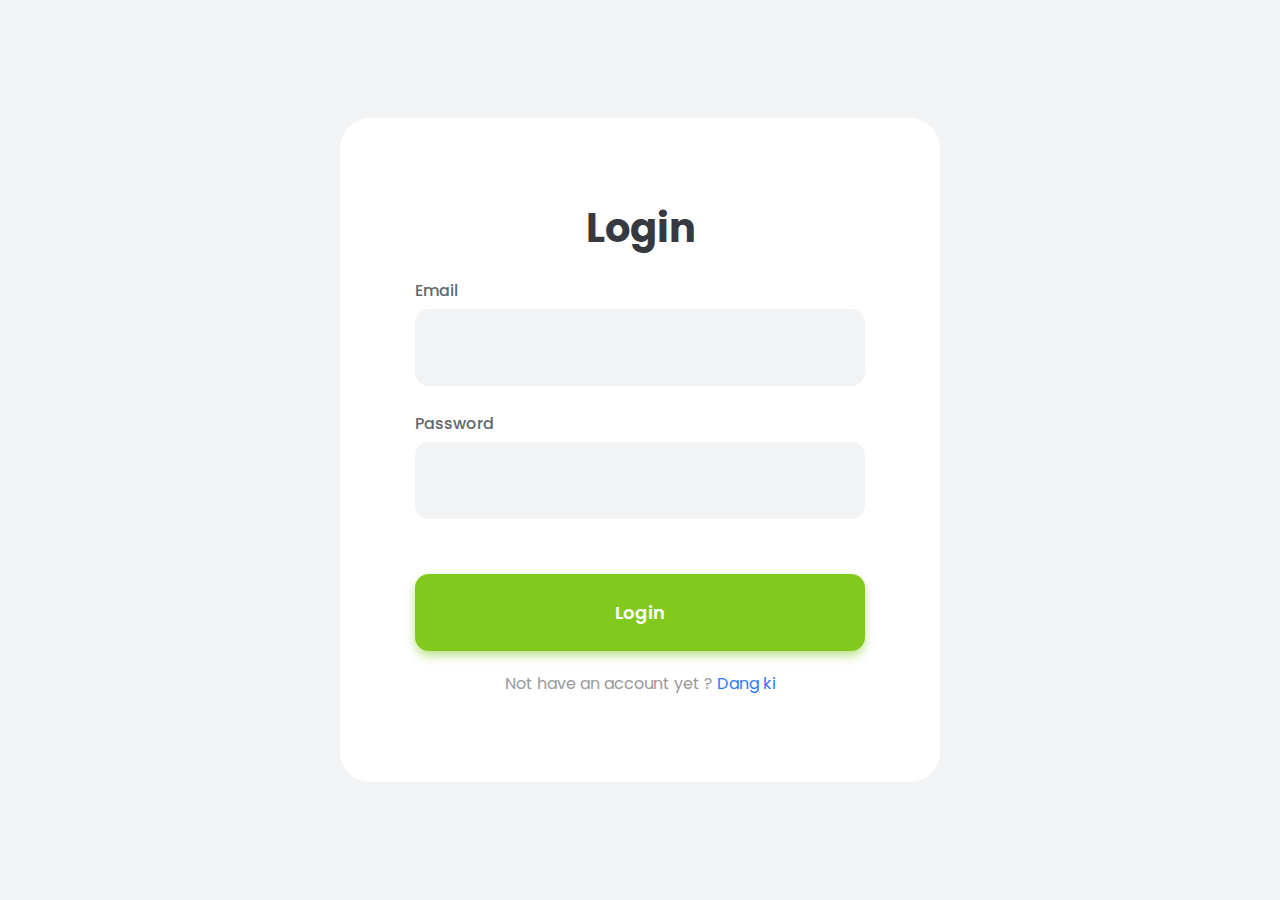
<file: js/login.html>
<!DOCTYPE html>
<html lang="en">

<head>
  <meta charset="UTF-8" />
  <meta name="viewport" content="width=device-width, initial-scale=1.0" />
  <meta http-equiv="X-UA-Compatible" content="ie=edge" />
  <link href="https://fonts.googleapis.com/css2?family=Poppins:wght@300;400;600&display=swap" rel="stylesheet" />
  <link rel="stylesheet" href="https://stackpath.bootstrapcdn.com/font-awesome/4.7.0/css/font-awesome.min.css" />
  <title>Signup</title>
  <link rel="stylesheet" href="public/css/reset.css"/>
  <link rel="stylesheet" href="public/css/login.css"/>

  <script src="https://code.jquery.com/jquery-3.6.1.min.js"
    integrity="sha256-o88AwQnZB+VDvE9tvIXrMQaPlFFSUTR+nldQm1LuPXQ=" crossorigin="anonymous"></script>
  <script src="public/js/login.js"></script>
</head>

<body>
  <div class="signup">
    <h1 class="signup-heading">Login</h1>
    <div class="email-group">
      <label for="fullname" class="signup-label">Email</label>
      <input type="text" id="email" class="signup-input">
    </div>

    <div class="password-group">
      <label for="password" class="signup-label">Password</label>
      <input type="password" id="password" class="signup-input">
    </div>

    <button class="signup-submit" onclick="doLogin()">Login</button>
    <p class="signup-already">
      <span> Not have an account yet ?</span>
      <a href="register.html" class="signup-login-link">Dang ki</a>
    </p>
  </div>
</body>

</html>
</file>
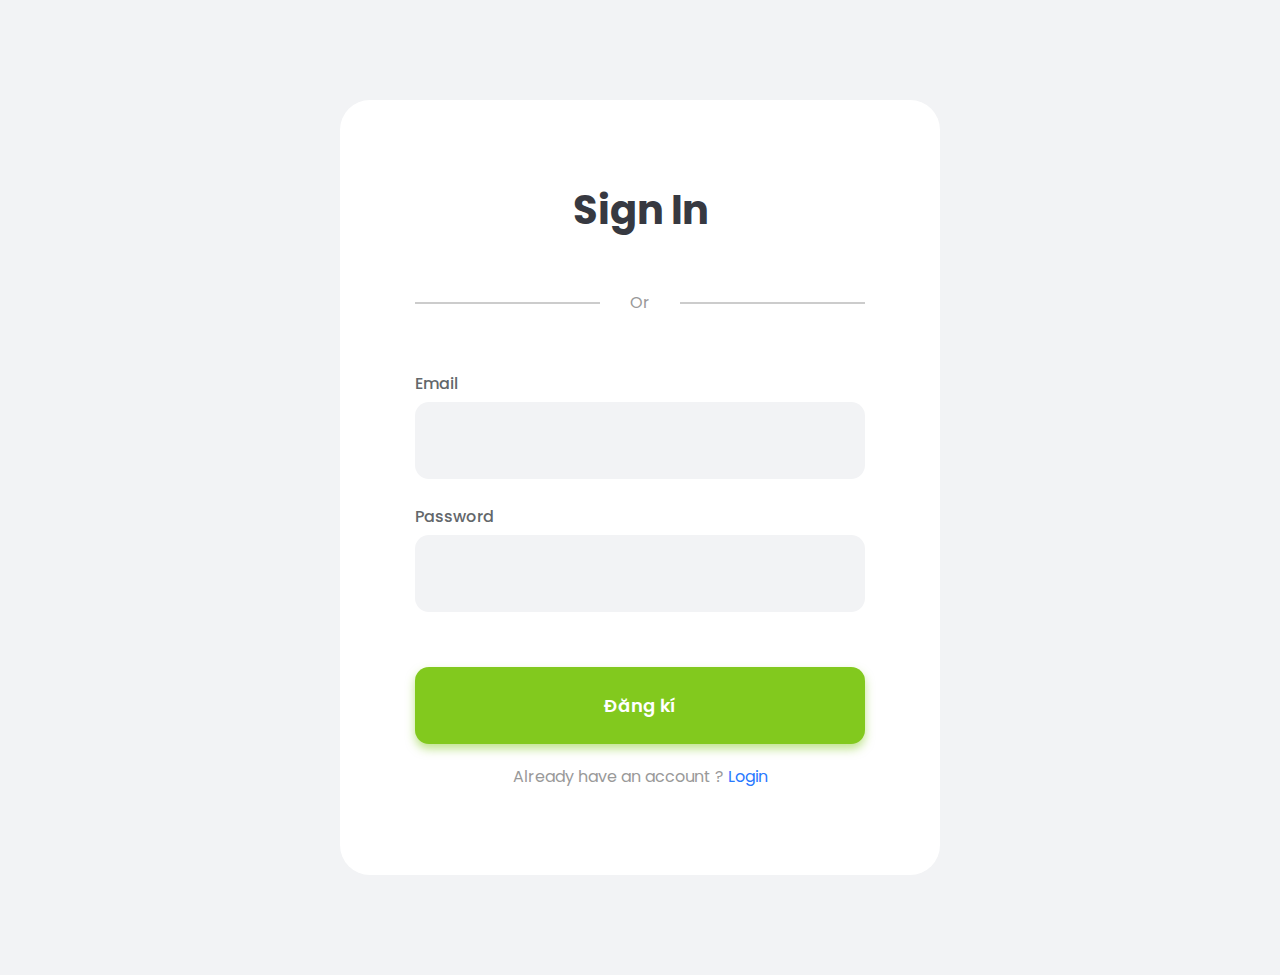
<file: js/register.html>
<!DOCTYPE html>
<html lang="en">

<head>
  <meta charset="UTF-8" />
  <meta name="viewport" content="width=device-width, initial-scale=1.0" />
  <meta http-equiv="X-UA-Compatible" content="ie=edge" />
  <link href="https://fonts.googleapis.com/css2?family=Poppins:wght@300;400;600&display=swap" rel="stylesheet" />
  <link rel="stylesheet" href="https://stackpath.bootstrapcdn.com/font-awesome/4.7.0/css/font-awesome.min.css" />
  <title>Register</title>
  <link rel="stylesheet" href="public/css/reset.css" />
  <link rel="stylesheet" href="public/css/login.css" />

  <script src="https://code.jquery.com/jquery-3.6.1.min.js"
  integrity="sha256-o88AwQnZB+VDvE9tvIXrMQaPlFFSUTR+nldQm1LuPXQ=" crossorigin="anonymous"></script>
  <script src="public/js/login.js"></script>
</head>

<body>
  <div class="signup">
    <h1 class="signup-heading">Sign In</h1>
    <div class="signup-or"><span>Or</span></div>

    <div class="email-group">
      <label for="fullname" class="signup-label">Email</label>
      <input type="text" id="email" class="signup-input" >
    </div>

    <div class="password-group">
      <label for="password" class="signup-label">Password</label>
      <input type="password" id="password" class="signup-input">
    </div>
    
    <a href="login.html" style="text-decoration: none;"><button class="signup-submit" onclick="doRegister()">Đăng kí</button></button></a>
    <p class="signup-already">
      <span>Already have an account ?</span>
      <a href="login.html" class="signup-login-link">Login</a>
    </p>
  </div>
</body>

</html>
</file>
<file: js/public/css/main.css>
:root {
    --primary-color: #68B984;
}

/* Header */
.header-left .nameA,
.nameB,
.nameC,
.nameD {
    border-radius: 50%;
    width: 30px;
    margin-top: 10px;
}

.header-left > button:hover,
.header-right > button:hover,
.ti-trash:hover,
.ti-receipt:hover,
.ti-plus:hover {
    background-color: #CF0A0A;
    color:#fff;
}
.ti-plus ,.ti-minus{
    height: 30px;
}
.ti-search {
    height: 30px;
    border-radius: 50%;
}

.search {
    height: 30px;
    border-radius: 15%;
}
.ti-close {
    margin: 0;
    font-size: 14px;
    color: blue;
    margin: 15px 0 0 0;
}
.header-right .btnheader {
    border-radius: 50%;
    width: 30px;
    height: 30px;
    margin-top: 10px;
    margin-right: 3px;
    float: right;

}

.header-right .btnheader i {
    display: flex;
    justify-content: center;
}

.header {
    background-color: var(--primary-color);
    height: 48px;
}

/* content */
.formheader ul li {
    display: inline-block;
    margin: 0 30px;
}

.btn {
    width: 100%;
    background-color: var(--primary-color);
    height: 36px;
    font-weight: 600;
    color: #fff;
}
.btn:hover {
    background-color: var(--primary-color);
    color: #fff;
}
.product-img {
    width: 100%;
    height: 120px;
    border-radius: 10px;
}

.product-item {
    position: relative;
    margin-top: 10px;
}

.product-info {
    position: absolute;
    top: 0;
    right: 0;
    left: 0;
    bottom: 0;
    display: flex;
    flex-direction: column;
    justify-content: space-between;
}

.product-name {
    background-color: rgba(0, 125, 110, 0.4);
    color: #fff;
    text-align: center;
    border-radius: 10px;
}

.product-price {
    background-color: rgba(0, 125, 110, 0.5);
    color: #fff;
    text-align: right;
    border-radius: 10px;

}

.product-price-wrap {
    text-align: right;
}

.product-item:hover .product-img {
    transform: scale(1.1);
    transform: 0.2s linear;
}

.product-item:hover {
    cursor: pointer;
}



.formheader {
    height: 30px;
}

.soluong {
    float: left;
    height: 20px;
    font-size: 10px;
    color: #fff;
    background-color: gray;
    margin-top: 5px;
}

.notelist {
    background-color: #f7da9c;
}

.formbody {
    height: 290px;
    background-color: #8EC3B0;
    border-bottom: 2px dotted #9c9c9c;
    padding: 0;
    overflow: auto;
}


.input-info-left {
    width: 40%;
    float: left;
    border: none;
    margin-top: 10px;
}

.Client {
    width: 78%;
    margin-top: 5px;
    float: left;
}





.datetime {
    width: 100%;
    margin: 5px 0;
}

.info-item {
    margin-bottom: 15px;
}

.grandopening {
    width: 60%;
    height: 35px;
    float: left;
}

.money {
    width: 40%;
    height: 35px;
    float: right;
}

.donhang {
    width: 100%;
    margin-bottom: 5px;
    height: 35px;
}

.note {
    width: 100%;
}

/* PAY RIGHT */
.input-info {
    background-color: #EEEEEE;
    height: 56%;
}

.input-info-right {
    float: right;
    width: 40%;
    border: none;
    margin-top: 10px;
}

.total-money,
.discount,
.tax,
.sum-total,
.money-user,
.money-superfluous {
    width: 100%;
    height: 30px;
    margin-top: 10px;
}

.info-name,
.tax-left {
    float: left;
}

.total,
.sumtotal,
.ti-credit-card,
.tax-right,
.ti-files {
    float: right;
}

.ti-credit-card,
.ti-files {
    margin: 0 15px 0 0;
}

.tax button,
.money-superfluous button {
    border-radius: 5px;
    color: #fff;
    background-color: #2f73e0;
    border: none;
}

.total-money>.total {
    color: rgb(13, 170, 8);
}

.discount>.total {
    background-color: #dcdcdcb9;
    border: none;
}

.sum-total .total {
    border: none;
    border-radius: 5px;
    font-size: 20px;
    background-color: red;
    color: #fff;
}

.input-info-bottom {
    float: left;
    width: 100%;
}

.info-bottom-left,
.info-bottom-right,
.info-bottom-Between {
    float: left;
    width: 32.8%;
    height: 100px;
    position: relative;
}

.info-bottom-left {
    margin-right: 10px;
}

.info-bottom-left 
.up,
.down,
.info-bottom-Between 
.up,
.down {
    width: 100%;
    height: 48%;
    border-radius: 5px;
    border: none;
    margin-top: 5px;
    background-color: #2f73e0;
}

.info-bottom-Between .down{
    background-color: #f7c53b;
}

.input-info-bottom .up:hover,.down:hover{
    background-color: red;
    color: #fff;
}

.info-bottom-right .up {
    width: 100%;
    height: 100% ;
    border-radius: 5px;
    margin-top: 5px;
    border: none;
    margin-left: 5px;
    background-color: var(--primary-color);
    color: #fff;
}
.active{
    background-color: #2f73e0;
}
.order{
    font-size: medium;
    font-family: 'Franklin Gothic Medium', 'Arial Narrow', Arial, sans-serif;
}
</file>
<file: js/public/img/themify-icons/themify-icons.css>
@font-face {
	font-family: 'themify';
	src:url('fonts/themify.eot?-fvbane');
	src:url('fonts/themify.eot?#iefix-fvbane') format('embedded-opentype'),
		url('fonts/themify.woff?-fvbane') format('woff'),
		url('fonts/themify.ttf?-fvbane') format('truetype'),
		url('fonts/themify.svg?-fvbane#themify') format('svg');
	font-weight: normal;
	font-style: normal;
}

[class^="ti-"], [class*=" ti-"] {
	font-family: 'themify';
	speak: none;
	font-style: normal;
	font-weight: normal;
	font-variant: normal;
	text-transform: none;
	line-height: 1;

	/* Better Font Rendering =========== */
	-webkit-font-smoothing: antialiased;
	-moz-osx-font-smoothing: grayscale;
}

.ti-wand:before {
	content: "\e600";
}
.ti-volume:before {
	content: "\e601";
}
.ti-user:before {
	content: "\e602";
}
.ti-unlock:before {
	content: "\e603";
}
.ti-unlink:before {
	content: "\e604";
}
.ti-trash:before {
	content: "\e605";
}
.ti-thought:before {
	content: "\e606";
}
.ti-target:before {
	content: "\e607";
}
.ti-tag:before {
	content: "\e608";
}
.ti-tablet:before {
	content: "\e609";
}
.ti-star:before {
	content: "\e60a";
}
.ti-spray:before {
	content: "\e60b";
}
.ti-signal:before {
	content: "\e60c";
}
.ti-shopping-cart:before {
	content: "\e60d";
}
.ti-shopping-cart-full:before {
	content: "\e60e";
}
.ti-settings:before {
	content: "\e60f";
}
.ti-search:before {
	content: "\e610";
}
.ti-zoom-in:before {
	content: "\e611";
}
.ti-zoom-out:before {
	content: "\e612";
}
.ti-cut:before {
	content: "\e613";
}
.ti-ruler:before {
	content: "\e614";
}
.ti-ruler-pencil:before {
	content: "\e615";
}
.ti-ruler-alt:before {
	content: "\e616";
}
.ti-bookmark:before {
	content: "\e617";
}
.ti-bookmark-alt:before {
	content: "\e618";
}
.ti-reload:before {
	content: "\e619";
}
.ti-plus:before {
	content: "\e61a";
}
.ti-pin:before {
	content: "\e61b";
}
.ti-pencil:before {
	content: "\e61c";
}
.ti-pencil-alt:before {
	content: "\e61d";
}
.ti-paint-roller:before {
	content: "\e61e";
}
.ti-paint-bucket:before {
	content: "\e61f";
}
.ti-na:before {
	content: "\e620";
}
.ti-mobile:before {
	content: "\e621";
}
.ti-minus:before {
	content: "\e622";
}
.ti-medall:before {
	content: "\e623";
}
.ti-medall-alt:before {
	content: "\e624";
}
.ti-marker:before {
	content: "\e625";
}
.ti-marker-alt:before {
	content: "\e626";
}
.ti-arrow-up:before {
	content: "\e627";
}
.ti-arrow-right:before {
	content: "\e628";
}
.ti-arrow-left:before {
	content: "\e629";
}
.ti-arrow-down:before {
	content: "\e62a";
}
.ti-lock:before {
	content: "\e62b";
}
.ti-location-arrow:before {
	content: "\e62c";
}
.ti-link:before {
	content: "\e62d";
}
.ti-layout:before {
	content: "\e62e";
}
.ti-layers:before {
	content: "\e62f";
}
.ti-layers-alt:before {
	content: "\e630";
}
.ti-key:before {
	content: "\e631";
}
.ti-import:before {
	content: "\e632";
}
.ti-image:before {
	content: "\e633";
}
.ti-heart:before {
	content: "\e634";
}
.ti-heart-broken:before {
	content: "\e635";
}
.ti-hand-stop:before {
	content: "\e636";
}
.ti-hand-open:before {
	content: "\e637";
}
.ti-hand-drag:before {
	content: "\e638";
}
.ti-folder:before {
	content: "\e639";
}
.ti-flag:before {
	content: "\e63a";
}
.ti-flag-alt:before {
	content: "\e63b";
}
.ti-flag-alt-2:before {
	content: "\e63c";
}
.ti-eye:before {
	content: "\e63d";
}
.ti-export:before {
	content: "\e63e";
}
.ti-exchange-vertical:before {
	content: "\e63f";
}
.ti-desktop:before {
	content: "\e640";
}
.ti-cup:before {
	content: "\e641";
}
.ti-crown:before {
	content: "\e642";
}
.ti-comments:before {
	content: "\e643";
}
.ti-comment:before {
	content: "\e644";
}
.ti-comment-alt:before {
	content: "\e645";
}
.ti-close:before {
	content: "\e646";
}
.ti-clip:before {
	content: "\e647";
}
.ti-angle-up:before {
	content: "\e648";
}
.ti-angle-right:before {
	content: "\e649";
}
.ti-angle-left:before {
	content: "\e64a";
}
.ti-angle-down:before {
	content: "\e64b";
}
.ti-check:before {
	content: "\e64c";
}
.ti-check-box:before {
	content: "\e64d";
}
.ti-camera:before {
	content: "\e64e";
}
.ti-announcement:before {
	content: "\e64f";
}
.ti-brush:before {
	content: "\e650";
}
.ti-briefcase:before {
	content: "\e651";
}
.ti-bolt:before {
	content: "\e652";
}
.ti-bolt-alt:before {
	content: "\e653";
}
.ti-blackboard:before {
	content: "\e654";
}
.ti-bag:before {
	content: "\e655";
}
.ti-move:before {
	content: "\e656";
}
.ti-arrows-vertical:before {
	content: "\e657";
}
.ti-arrows-horizontal:before {
	content: "\e658";
}
.ti-fullscreen:before {
	content: "\e659";
}
.ti-arrow-top-right:before {
	content: "\e65a";
}
.ti-arrow-top-left:before {
	content: "\e65b";
}
.ti-arrow-circle-up:before {
	content: "\e65c";
}
.ti-arrow-circle-right:before {
	content: "\e65d";
}
.ti-arrow-circle-left:before {
	content: "\e65e";
}
.ti-arrow-circle-down:before {
	content: "\e65f";
}
.ti-angle-double-up:before {
	content: "\e660";
}
.ti-angle-double-right:before {
	content: "\e661";
}
.ti-angle-double-left:before {
	content: "\e662";
}
.ti-angle-double-down:before {
	content: "\e663";
}
.ti-zip:before {
	content: "\e664";
}
.ti-world:before {
	content: "\e665";
}
.ti-wheelchair:before {
	content: "\e666";
}
.ti-view-list:before {
	content: "\e667";
}
.ti-view-list-alt:before {
	content: "\e668";
}
.ti-view-grid:before {
	content: "\e669";
}
.ti-uppercase:before {
	content: "\e66a";
}
.ti-upload:before {
	content: "\e66b";
}
.ti-underline:before {
	content: "\e66c";
}
.ti-truck:before {
	content: "\e66d";
}
.ti-timer:before {
	content: "\e66e";
}
.ti-ticket:before {
	content: "\e66f";
}
.ti-thumb-up:before {
	content: "\e670";
}
.ti-thumb-down:before {
	content: "\e671";
}
.ti-text:before {
	content: "\e672";
}
.ti-stats-up:before {
	content: "\e673";
}
.ti-stats-down:before {
	content: "\e674";
}
.ti-split-v:before {
	content: "\e675";
}
.ti-split-h:before {
	content: "\e676";
}
.ti-smallcap:before {
	content: "\e677";
}
.ti-shine:before {
	content: "\e678";
}
.ti-shift-right:before {
	content: "\e679";
}
.ti-shift-left:before {
	content: "\e67a";
}
.ti-shield:before {
	content: "\e67b";
}
.ti-notepad:before {
	content: "\e67c";
}
.ti-server:before {
	content: "\e67d";
}
.ti-quote-right:before {
	content: "\e67e";
}
.ti-quote-left:before {
	content: "\e67f";
}
.ti-pulse:before {
	content: "\e680";
}
.ti-printer:before {
	content: "\e681";
}
.ti-power-off:before {
	content: "\e682";
}
.ti-plug:before {
	content: "\e683";
}
.ti-pie-chart:before {
	content: "\e684";
}
.ti-paragraph:before {
	content: "\e685";
}
.ti-panel:before {
	content: "\e686";
}
.ti-package:before {
	content: "\e687";
}
.ti-music:before {
	content: "\e688";
}
.ti-music-alt:before {
	content: "\e689";
}
.ti-mouse:before {
	content: "\e68a";
}
.ti-mouse-alt:before {
	content: "\e68b";
}
.ti-money:before {
	content: "\e68c";
}
.ti-microphone:before {
	content: "\e68d";
}
.ti-menu:before {
	content: "\e68e";
}
.ti-menu-alt:before {
	content: "\e68f";
}
.ti-map:before {
	content: "\e690";
}
.ti-map-alt:before {
	content: "\e691";
}
.ti-loop:before {
	content: "\e692";
}
.ti-location-pin:before {
	content: "\e693";
}
.ti-list:before {
	content: "\e694";
}
.ti-light-bulb:before {
	content: "\e695";
}
.ti-Italic:before {
	content: "\e696";
}
.ti-info:before {
	content: "\e697";
}
.ti-infinite:before {
	content: "\e698";
}
.ti-id-badge:before {
	content: "\e699";
}
.ti-hummer:before {
	content: "\e69a";
}
.ti-home:before {
	content: "\e69b";
}
.ti-help:before {
	content: "\e69c";
}
.ti-headphone:before {
	content: "\e69d";
}
.ti-harddrives:before {
	content: "\e69e";
}
.ti-harddrive:before {
	content: "\e69f";
}
.ti-gift:before {
	content: "\e6a0";
}
.ti-game:before {
	content: "\e6a1";
}
.ti-filter:before {
	content: "\e6a2";
}
.ti-files:before {
	content: "\e6a3";
}
.ti-file:before {
	content: "\e6a4";
}
.ti-eraser:before {
	content: "\e6a5";
}
.ti-envelope:before {
	content: "\e6a6";
}
.ti-download:before {
	content: "\e6a7";
}
.ti-direction:before {
	content: "\e6a8";
}
.ti-direction-alt:before {
	content: "\e6a9";
}
.ti-dashboard:before {
	content: "\e6aa";
}
.ti-control-stop:before {
	content: "\e6ab";
}
.ti-control-shuffle:before {
	content: "\e6ac";
}
.ti-control-play:before {
	content: "\e6ad";
}
.ti-control-pause:before {
	content: "\e6ae";
}
.ti-control-forward:before {
	content: "\e6af";
}
.ti-control-backward:before {
	content: "\e6b0";
}
.ti-cloud:before {
	content: "\e6b1";
}
.ti-cloud-up:before {
	content: "\e6b2";
}
.ti-cloud-down:before {
	content: "\e6b3";
}
.ti-clipboard:before {
	content: "\e6b4";
}
.ti-car:before {
	content: "\e6b5";
}
.ti-calendar:before {
	content: "\e6b6";
}
.ti-book:before {
	content: "\e6b7";
}
.ti-bell:before {
	content: "\e6b8";
}
.ti-basketball:before {
	content: "\e6b9";
}
.ti-bar-chart:before {
	content: "\e6ba";
}
.ti-bar-chart-alt:before {
	content: "\e6bb";
}
.ti-back-right:before {
	content: "\e6bc";
}
.ti-back-left:before {
	content: "\e6bd";
}
.ti-arrows-corner:before {
	content: "\e6be";
}
.ti-archive:before {
	content: "\e6bf";
}
.ti-anchor:before {
	content: "\e6c0";
}
.ti-align-right:before {
	content: "\e6c1";
}
.ti-align-left:before {
	content: "\e6c2";
}
.ti-align-justify:before {
	content: "\e6c3";
}
.ti-align-center:before {
	content: "\e6c4";
}
.ti-alert:before {
	content: "\e6c5";
}
.ti-alarm-clock:before {
	content: "\e6c6";
}
.ti-agenda:before {
	content: "\e6c7";
}
.ti-write:before {
	content: "\e6c8";
}
.ti-window:before {
	content: "\e6c9";
}
.ti-widgetized:before {
	content: "\e6ca";
}
.ti-widget:before {
	content: "\e6cb";
}
.ti-widget-alt:before {
	content: "\e6cc";
}
.ti-wallet:before {
	content: "\e6cd";
}
.ti-video-clapper:before {
	content: "\e6ce";
}
.ti-video-camera:before {
	content: "\e6cf";
}
.ti-vector:before {
	content: "\e6d0";
}
.ti-themify-logo:before {
	content: "\e6d1";
}
.ti-themify-favicon:before {
	content: "\e6d2";
}
.ti-themify-favicon-alt:before {
	content: "\e6d3";
}
.ti-support:before {
	content: "\e6d4";
}
.ti-stamp:before {
	content: "\e6d5";
}
.ti-split-v-alt:before {
	content: "\e6d6";
}
.ti-slice:before {
	content: "\e6d7";
}
.ti-shortcode:before {
	content: "\e6d8";
}
.ti-shift-right-alt:before {
	content: "\e6d9";
}
.ti-shift-left-alt:before {
	content: "\e6da";
}
.ti-ruler-alt-2:before {
	content: "\e6db";
}
.ti-receipt:before {
	content: "\e6dc";
}
.ti-pin2:before {
	content: "\e6dd";
}
.ti-pin-alt:before {
	content: "\e6de";
}
.ti-pencil-alt2:before {
	content: "\e6df";
}
.ti-palette:before {
	content: "\e6e0";
}
.ti-more:before {
	content: "\e6e1";
}
.ti-more-alt:before {
	content: "\e6e2";
}
.ti-microphone-alt:before {
	content: "\e6e3";
}
.ti-magnet:before {
	content: "\e6e4";
}
.ti-line-double:before {
	content: "\e6e5";
}
.ti-line-dotted:before {
	content: "\e6e6";
}
.ti-line-dashed:before {
	content: "\e6e7";
}
.ti-layout-width-full:before {
	content: "\e6e8";
}
.ti-layout-width-default:before {
	content: "\e6e9";
}
.ti-layout-width-default-alt:before {
	content: "\e6ea";
}
.ti-layout-tab:before {
	content: "\e6eb";
}
.ti-layout-tab-window:before {
	content: "\e6ec";
}
.ti-layout-tab-v:before {
	content: "\e6ed";
}
.ti-layout-tab-min:before {
	content: "\e6ee";
}
.ti-layout-slider:before {
	content: "\e6ef";
}
.ti-layout-slider-alt:before {
	content: "\e6f0";
}
.ti-layout-sidebar-right:before {
	content: "\e6f1";
}
.ti-layout-sidebar-none:before {
	content: "\e6f2";
}
.ti-layout-sidebar-left:before {
	content: "\e6f3";
}
.ti-layout-placeholder:before {
	content: "\e6f4";
}
.ti-layout-menu:before {
	content: "\e6f5";
}
.ti-layout-menu-v:before {
	content: "\e6f6";
}
.ti-layout-menu-separated:before {
	content: "\e6f7";
}
.ti-layout-menu-full:before {
	content: "\e6f8";
}
.ti-layout-media-right-alt:before {
	content: "\e6f9";
}
.ti-layout-media-right:before {
	content: "\e6fa";
}
.ti-layout-media-overlay:before {
	content: "\e6fb";
}
.ti-layout-media-overlay-alt:before {
	content: "\e6fc";
}
.ti-layout-media-overlay-alt-2:before {
	content: "\e6fd";
}
.ti-layout-media-left-alt:before {
	content: "\e6fe";
}
.ti-layout-media-left:before {
	content: "\e6ff";
}
.ti-layout-media-center-alt:before {
	content: "\e700";
}
.ti-layout-media-center:before {
	content: "\e701";
}
.ti-layout-list-thumb:before {
	content: "\e702";
}
.ti-layout-list-thumb-alt:before {
	content: "\e703";
}
.ti-layout-list-post:before {
	content: "\e704";
}
.ti-layout-list-large-image:before {
	content: "\e705";
}
.ti-layout-line-solid:before {
	content: "\e706";
}
.ti-layout-grid4:before {
	content: "\e707";
}
.ti-layout-grid3:before {
	content: "\e708";
}
.ti-layout-grid2:before {
	content: "\e709";
}
.ti-layout-grid2-thumb:before {
	content: "\e70a";
}
.ti-layout-cta-right:before {
	content: "\e70b";
}
.ti-layout-cta-left:before {
	content: "\e70c";
}
.ti-layout-cta-center:before {
	content: "\e70d";
}
.ti-layout-cta-btn-right:before {
	content: "\e70e";
}
.ti-layout-cta-btn-left:before {
	content: "\e70f";
}
.ti-layout-column4:before {
	content: "\e710";
}
.ti-layout-column3:before {
	content: "\e711";
}
.ti-layout-column2:before {
	content: "\e712";
}
.ti-layout-accordion-separated:before {
	content: "\e713";
}
.ti-layout-accordion-merged:before {
	content: "\e714";
}
.ti-layout-accordion-list:before {
	content: "\e715";
}
.ti-ink-pen:before {
	content: "\e716";
}
.ti-info-alt:before {
	content: "\e717";
}
.ti-help-alt:before {
	content: "\e718";
}
.ti-headphone-alt:before {
	content: "\e719";
}
.ti-hand-point-up:before {
	content: "\e71a";
}
.ti-hand-point-right:before {
	content: "\e71b";
}
.ti-hand-point-left:before {
	content: "\e71c";
}
.ti-hand-point-down:before {
	content: "\e71d";
}
.ti-gallery:before {
	content: "\e71e";
}
.ti-face-smile:before {
	content: "\e71f";
}
.ti-face-sad:before {
	content: "\e720";
}
.ti-credit-card:before {
	content: "\e721";
}
.ti-control-skip-forward:before {
	content: "\e722";
}
.ti-control-skip-backward:before {
	content: "\e723";
}
.ti-control-record:before {
	content: "\e724";
}
.ti-control-eject:before {
	content: "\e725";
}
.ti-comments-smiley:before {
	content: "\e726";
}
.ti-brush-alt:before {
	content: "\e727";
}
.ti-youtube:before {
	content: "\e728";
}
.ti-vimeo:before {
	content: "\e729";
}
.ti-twitter:before {
	content: "\e72a";
}
.ti-time:before {
	content: "\e72b";
}
.ti-tumblr:before {
	content: "\e72c";
}
.ti-skype:before {
	content: "\e72d";
}
.ti-share:before {
	content: "\e72e";
}
.ti-share-alt:before {
	content: "\e72f";
}
.ti-rocket:before {
	content: "\e730";
}
.ti-pinterest:before {
	content: "\e731";
}
.ti-new-window:before {
	content: "\e732";
}
.ti-microsoft:before {
	content: "\e733";
}
.ti-list-ol:before {
	content: "\e734";
}
.ti-linkedin:before {
	content: "\e735";
}
.ti-layout-sidebar-2:before {
	content: "\e736";
}
.ti-layout-grid4-alt:before {
	content: "\e737";
}
.ti-layout-grid3-alt:before {
	content: "\e738";
}
.ti-layout-grid2-alt:before {
	content: "\e739";
}
.ti-layout-column4-alt:before {
	content: "\e73a";
}
.ti-layout-column3-alt:before {
	content: "\e73b";
}
.ti-layout-column2-alt:before {
	content: "\e73c";
}
.ti-instagram:before {
	content: "\e73d";
}
.ti-google:before {
	content: "\e73e";
}
.ti-github:before {
	content: "\e73f";
}
.ti-flickr:before {
	content: "\e740";
}
.ti-facebook:before {
	content: "\e741";
}
.ti-dropbox:before {
	content: "\e742";
}
.ti-dribbble:before {
	content: "\e743";
}
.ti-apple:before {
	content: "\e744";
}
.ti-android:before {
	content: "\e745";
}
.ti-save:before {
	content: "\e746";
}
.ti-save-alt:before {
	content: "\e747";
}
.ti-yahoo:before {
	content: "\e748";
}
.ti-wordpress:before {
	content: "\e749";
}
.ti-vimeo-alt:before {
	content: "\e74a";
}
.ti-twitter-alt:before {
	content: "\e74b";
}
.ti-tumblr-alt:before {
	content: "\e74c";
}
.ti-trello:before {
	content: "\e74d";
}
.ti-stack-overflow:before {
	content: "\e74e";
}
.ti-soundcloud:before {
	content: "\e74f";
}
.ti-sharethis:before {
	content: "\e750";
}
.ti-sharethis-alt:before {
	content: "\e751";
}
.ti-reddit:before {
	content: "\e752";
}
.ti-pinterest-alt:before {
	content: "\e753";
}
.ti-microsoft-alt:before {
	content: "\e754";
}
.ti-linux:before {
	content: "\e755";
}
.ti-jsfiddle:before {
	content: "\e756";
}
.ti-joomla:before {
	content: "\e757";
}
.ti-html5:before {
	content: "\e758";
}
.ti-flickr-alt:before {
	content: "\e759";
}
.ti-email:before {
	content: "\e75a";
}
.ti-drupal:before {
	content: "\e75b";
}
.ti-dropbox-alt:before {
	content: "\e75c";
}
.ti-css3:before {
	content: "\e75d";
}
.ti-rss:before {
	content: "\e75e";
}
.ti-rss-alt:before {
	content: "\e75f";
}
</file>
<file: js/public/img/themify-icons/demo-files/demo.css>
body {
	font: normal 1em/1.5em Arial, Helvetica, sans-serif;
	max-width: 90%;
	margin: 30px auto 0;
}
h1, h3 {
	font-weight: normal;
}
h3 {
	font-size: 1.4;
	text-transform: uppercase;
	letter-spacing: 1px;
}

.icon-section {
	margin: 0 0 3em;
	clear: both;
	overflow: hidden;
}
.icon-container {
	width: 240px; 
	padding: .7em 0;
	float: left; 
	position: relative;
	text-align: left;
}
.icon-container [class^="ti-"], 
.icon-container [class*=" ti-"] {
	color: #000;
	position: absolute;
	margin-top: 3px;
	transition: .3s;
}
.icon-container:hover [class^="ti-"],
.icon-container:hover [class*=" ti-"] {
	font-size: 2.2em;
	margin-top: -5px;
}
.icon-container:hover .icon-name {
	color: #000;
}
.icon-name {
	color: #aaa;
	margin-left: 35px;
	font-size: .8em;
	transition: .3s;
}
.icon-container:hover .icon-name {
	margin-left: 45px;
}
</file>
<file: js/public/img/themify-icons/ie7/ie7.css>
.ti-wand {
	*zoom: expression(this.runtimeStyle['zoom'] = '1', this.innerHTML = '&#xe600;');
}
.ti-volume {
	*zoom: expression(this.runtimeStyle['zoom'] = '1', this.innerHTML = '&#xe601;');
}
.ti-user {
	*zoom: expression(this.runtimeStyle['zoom'] = '1', this.innerHTML = '&#xe602;');
}
.ti-unlock {
	*zoom: expression(this.runtimeStyle['zoom'] = '1', this.innerHTML = '&#xe603;');
}
.ti-unlink {
	*zoom: expression(this.runtimeStyle['zoom'] = '1', this.innerHTML = '&#xe604;');
}
.ti-trash {
	*zoom: expression(this.runtimeStyle['zoom'] = '1', this.innerHTML = '&#xe605;');
}
.ti-thought {
	*zoom: expression(this.runtimeStyle['zoom'] = '1', this.innerHTML = '&#xe606;');
}
.ti-target {
	*zoom: expression(this.runtimeStyle['zoom'] = '1', this.innerHTML = '&#xe607;');
}
.ti-tag {
	*zoom: expression(this.runtimeStyle['zoom'] = '1', this.innerHTML = '&#xe608;');
}
.ti-tablet {
	*zoom: expression(this.runtimeStyle['zoom'] = '1', this.innerHTML = '&#xe609;');
}
.ti-star {
	*zoom: expression(this.runtimeStyle['zoom'] = '1', this.innerHTML = '&#xe60a;');
}
.ti-spray {
	*zoom: expression(this.runtimeStyle['zoom'] = '1', this.innerHTML = '&#xe60b;');
}
.ti-signal {
	*zoom: expression(this.runtimeStyle['zoom'] = '1', this.innerHTML = '&#xe60c;');
}
.ti-shopping-cart {
	*zoom: expression(this.runtimeStyle['zoom'] = '1', this.innerHTML = '&#xe60d;');
}
.ti-shopping-cart-full {
	*zoom: expression(this.runtimeStyle['zoom'] = '1', this.innerHTML = '&#xe60e;');
}
.ti-settings {
	*zoom: expression(this.runtimeStyle['zoom'] = '1', this.innerHTML = '&#xe60f;');
}
.ti-search {
	*zoom: expression(this.runtimeStyle['zoom'] = '1', this.innerHTML = '&#xe610;');
}
.ti-zoom-in {
	*zoom: expression(this.runtimeStyle['zoom'] = '1', this.innerHTML = '&#xe611;');
}
.ti-zoom-out {
	*zoom: expression(this.runtimeStyle['zoom'] = '1', this.innerHTML = '&#xe612;');
}
.ti-cut {
	*zoom: expression(this.runtimeStyle['zoom'] = '1', this.innerHTML = '&#xe613;');
}
.ti-ruler {
	*zoom: expression(this.runtimeStyle['zoom'] = '1', this.innerHTML = '&#xe614;');
}
.ti-ruler-pencil {
	*zoom: expression(this.runtimeStyle['zoom'] = '1', this.innerHTML = '&#xe615;');
}
.ti-ruler-alt {
	*zoom: expression(this.runtimeStyle['zoom'] = '1', this.innerHTML = '&#xe616;');
}
.ti-bookmark {
	*zoom: expression(this.runtimeStyle['zoom'] = '1', this.innerHTML = '&#xe617;');
}
.ti-bookmark-alt {
	*zoom: expression(this.runtimeStyle['zoom'] = '1', this.innerHTML = '&#xe618;');
}
.ti-reload {
	*zoom: expression(this.runtimeStyle['zoom'] = '1', this.innerHTML = '&#xe619;');
}
.ti-plus {
	*zoom: expression(this.runtimeStyle['zoom'] = '1', this.innerHTML = '&#xe61a;');
}
.ti-pin {
	*zoom: expression(this.runtimeStyle['zoom'] = '1', this.innerHTML = '&#xe61b;');
}
.ti-pencil {
	*zoom: expression(this.runtimeStyle['zoom'] = '1', this.innerHTML = '&#xe61c;');
}
.ti-pencil-alt {
	*zoom: expression(this.runtimeStyle['zoom'] = '1', this.innerHTML = '&#xe61d;');
}
.ti-paint-roller {
	*zoom: expression(this.runtimeStyle['zoom'] = '1', this.innerHTML = '&#xe61e;');
}
.ti-paint-bucket {
	*zoom: expression(this.runtimeStyle['zoom'] = '1', this.innerHTML = '&#xe61f;');
}
.ti-na {
	*zoom: expression(this.runtimeStyle['zoom'] = '1', this.innerHTML = '&#xe620;');
}
.ti-mobile {
	*zoom: expression(this.runtimeStyle['zoom'] = '1', this.innerHTML = '&#xe621;');
}
.ti-minus {
	*zoom: expression(this.runtimeStyle['zoom'] = '1', this.innerHTML = '&#xe622;');
}
.ti-medall {
	*zoom: expression(this.runtimeStyle['zoom'] = '1', this.innerHTML = '&#xe623;');
}
.ti-medall-alt {
	*zoom: expression(this.runtimeStyle['zoom'] = '1', this.innerHTML = '&#xe624;');
}
.ti-marker {
	*zoom: expression(this.runtimeStyle['zoom'] = '1', this.innerHTML = '&#xe625;');
}
.ti-marker-alt {
	*zoom: expression(this.runtimeStyle['zoom'] = '1', this.innerHTML = '&#xe626;');
}
.ti-arrow-up {
	*zoom: expression(this.runtimeStyle['zoom'] = '1', this.innerHTML = '&#xe627;');
}
.ti-arrow-right {
	*zoom: expression(this.runtimeStyle['zoom'] = '1', this.innerHTML = '&#xe628;');
}
.ti-arrow-left {
	*zoom: expression(this.runtimeStyle['zoom'] = '1', this.innerHTML = '&#xe629;');
}
.ti-arrow-down {
	*zoom: expression(this.runtimeStyle['zoom'] = '1', this.innerHTML = '&#xe62a;');
}
.ti-lock {
	*zoom: expression(this.runtimeStyle['zoom'] = '1', this.innerHTML = '&#xe62b;');
}
.ti-location-arrow {
	*zoom: expression(this.runtimeStyle['zoom'] = '1', this.innerHTML = '&#xe62c;');
}
.ti-link {
	*zoom: expression(this.runtimeStyle['zoom'] = '1', this.innerHTML = '&#xe62d;');
}
.ti-layout {
	*zoom: expression(this.runtimeStyle['zoom'] = '1', this.innerHTML = '&#xe62e;');
}
.ti-layers {
	*zoom: expression(this.runtimeStyle['zoom'] = '1', this.innerHTML = '&#xe62f;');
}
.ti-layers-alt {
	*zoom: expression(this.runtimeStyle['zoom'] = '1', this.innerHTML = '&#xe630;');
}
.ti-key {
	*zoom: expression(this.runtimeStyle['zoom'] = '1', this.innerHTML = '&#xe631;');
}
.ti-import {
	*zoom: expression(this.runtimeStyle['zoom'] = '1', this.innerHTML = '&#xe632;');
}
.ti-image {
	*zoom: expression(this.runtimeStyle['zoom'] = '1', this.innerHTML = '&#xe633;');
}
.ti-heart {
	*zoom: expression(this.runtimeStyle['zoom'] = '1', this.innerHTML = '&#xe634;');
}
.ti-heart-broken {
	*zoom: expression(this.runtimeStyle['zoom'] = '1', this.innerHTML = '&#xe635;');
}
.ti-hand-stop {
	*zoom: expression(this.runtimeStyle['zoom'] = '1', this.innerHTML = '&#xe636;');
}
.ti-hand-open {
	*zoom: expression(this.runtimeStyle['zoom'] = '1', this.innerHTML = '&#xe637;');
}
.ti-hand-drag {
	*zoom: expression(this.runtimeStyle['zoom'] = '1', this.innerHTML = '&#xe638;');
}
.ti-folder {
	*zoom: expression(this.runtimeStyle['zoom'] = '1', this.innerHTML = '&#xe639;');
}
.ti-flag {
	*zoom: expression(this.runtimeStyle['zoom'] = '1', this.innerHTML = '&#xe63a;');
}
.ti-flag-alt {
	*zoom: expression(this.runtimeStyle['zoom'] = '1', this.innerHTML = '&#xe63b;');
}
.ti-flag-alt-2 {
	*zoom: expression(this.runtimeStyle['zoom'] = '1', this.innerHTML = '&#xe63c;');
}
.ti-eye {
	*zoom: expression(this.runtimeStyle['zoom'] = '1', this.innerHTML = '&#xe63d;');
}
.ti-export {
	*zoom: expression(this.runtimeStyle['zoom'] = '1', this.innerHTML = '&#xe63e;');
}
.ti-exchange-vertical {
	*zoom: expression(this.runtimeStyle['zoom'] = '1', this.innerHTML = '&#xe63f;');
}
.ti-desktop {
	*zoom: expression(this.runtimeStyle['zoom'] = '1', this.innerHTML = '&#xe640;');
}
.ti-cup {
	*zoom: expression(this.runtimeStyle['zoom'] = '1', this.innerHTML = '&#xe641;');
}
.ti-crown {
	*zoom: expression(this.runtimeStyle['zoom'] = '1', this.innerHTML = '&#xe642;');
}
.ti-comments {
	*zoom: expression(this.runtimeStyle['zoom'] = '1', this.innerHTML = '&#xe643;');
}
.ti-comment {
	*zoom: expression(this.runtimeStyle['zoom'] = '1', this.innerHTML = '&#xe644;');
}
.ti-comment-alt {
	*zoom: expression(this.runtimeStyle['zoom'] = '1', this.innerHTML = '&#xe645;');
}
.ti-close {
	*zoom: expression(this.runtimeStyle['zoom'] = '1', this.innerHTML = '&#xe646;');
}
.ti-clip {
	*zoom: expression(this.runtimeStyle['zoom'] = '1', this.innerHTML = '&#xe647;');
}
.ti-angle-up {
	*zoom: expression(this.runtimeStyle['zoom'] = '1', this.innerHTML = '&#xe648;');
}
.ti-angle-right {
	*zoom: expression(this.runtimeStyle['zoom'] = '1', this.innerHTML = '&#xe649;');
}
.ti-angle-left {
	*zoom: expression(this.runtimeStyle['zoom'] = '1', this.innerHTML = '&#xe64a;');
}
.ti-angle-down {
	*zoom: expression(this.runtimeStyle['zoom'] = '1', this.innerHTML = '&#xe64b;');
}
.ti-check {
	*zoom: expression(this.runtimeStyle['zoom'] = '1', this.innerHTML = '&#xe64c;');
}
.ti-check-box {
	*zoom: expression(this.runtimeStyle['zoom'] = '1', this.innerHTML = '&#xe64d;');
}
.ti-camera {
	*zoom: expression(this.runtimeStyle['zoom'] = '1', this.innerHTML = '&#xe64e;');
}
.ti-announcement {
	*zoom: expression(this.runtimeStyle['zoom'] = '1', this.innerHTML = '&#xe64f;');
}
.ti-brush {
	*zoom: expression(this.runtimeStyle['zoom'] = '1', this.innerHTML = '&#xe650;');
}
.ti-briefcase {
	*zoom: expression(this.runtimeStyle['zoom'] = '1', this.innerHTML = '&#xe651;');
}
.ti-bolt {
	*zoom: expression(this.runtimeStyle['zoom'] = '1', this.innerHTML = '&#xe652;');
}
.ti-bolt-alt {
	*zoom: expression(this.runtimeStyle['zoom'] = '1', this.innerHTML = '&#xe653;');
}
.ti-blackboard {
	*zoom: expression(this.runtimeStyle['zoom'] = '1', this.innerHTML = '&#xe654;');
}
.ti-bag {
	*zoom: expression(this.runtimeStyle['zoom'] = '1', this.innerHTML = '&#xe655;');
}
.ti-move {
	*zoom: expression(this.runtimeStyle['zoom'] = '1', this.innerHTML = '&#xe656;');
}
.ti-arrows-vertical {
	*zoom: expression(this.runtimeStyle['zoom'] = '1', this.innerHTML = '&#xe657;');
}
.ti-arrows-horizontal {
	*zoom: expression(this.runtimeStyle['zoom'] = '1', this.innerHTML = '&#xe658;');
}
.ti-fullscreen {
	*zoom: expression(this.runtimeStyle['zoom'] = '1', this.innerHTML = '&#xe659;');
}
.ti-arrow-top-right {
	*zoom: expression(this.runtimeStyle['zoom'] = '1', this.innerHTML = '&#xe65a;');
}
.ti-arrow-top-left {
	*zoom: expression(this.runtimeStyle['zoom'] = '1', this.innerHTML = '&#xe65b;');
}
.ti-arrow-circle-up {
	*zoom: expression(this.runtimeStyle['zoom'] = '1', this.innerHTML = '&#xe65c;');
}
.ti-arrow-circle-right {
	*zoom: expression(this.runtimeStyle['zoom'] = '1', this.innerHTML = '&#xe65d;');
}
.ti-arrow-circle-left {
	*zoom: expression(this.runtimeStyle['zoom'] = '1', this.innerHTML = '&#xe65e;');
}
.ti-arrow-circle-down {
	*zoom: expression(this.runtimeStyle['zoom'] = '1', this.innerHTML = '&#xe65f;');
}
.ti-angle-double-up {
	*zoom: expression(this.runtimeStyle['zoom'] = '1', this.innerHTML = '&#xe660;');
}
.ti-angle-double-right {
	*zoom: expression(this.runtimeStyle['zoom'] = '1', this.innerHTML = '&#xe661;');
}
.ti-angle-double-left {
	*zoom: expression(this.runtimeStyle['zoom'] = '1', this.innerHTML = '&#xe662;');
}
.ti-angle-double-down {
	*zoom: expression(this.runtimeStyle['zoom'] = '1', this.innerHTML = '&#xe663;');
}
.ti-zip {
	*zoom: expression(this.runtimeStyle['zoom'] = '1', this.innerHTML = '&#xe664;');
}
.ti-world {
	*zoom: expression(this.runtimeStyle['zoom'] = '1', this.innerHTML = '&#xe665;');
}
.ti-wheelchair {
	*zoom: expression(this.runtimeStyle['zoom'] = '1', this.innerHTML = '&#xe666;');
}
.ti-view-list {
	*zoom: expression(this.runtimeStyle['zoom'] = '1', this.innerHTML = '&#xe667;');
}
.ti-view-list-alt {
	*zoom: expression(this.runtimeStyle['zoom'] = '1', this.innerHTML = '&#xe668;');
}
.ti-view-grid {
	*zoom: expression(this.runtimeStyle['zoom'] = '1', this.innerHTML = '&#xe669;');
}
.ti-uppercase {
	*zoom: expression(this.runtimeStyle['zoom'] = '1', this.innerHTML = '&#xe66a;');
}
.ti-upload {
	*zoom: expression(this.runtimeStyle['zoom'] = '1', this.innerHTML = '&#xe66b;');
}
.ti-underline {
	*zoom: expression(this.runtimeStyle['zoom'] = '1', this.innerHTML = '&#xe66c;');
}
.ti-truck {
	*zoom: expression(this.runtimeStyle['zoom'] = '1', this.innerHTML = '&#xe66d;');
}
.ti-timer {
	*zoom: expression(this.runtimeStyle['zoom'] = '1', this.innerHTML = '&#xe66e;');
}
.ti-ticket {
	*zoom: expression(this.runtimeStyle['zoom'] = '1', this.innerHTML = '&#xe66f;');
}
.ti-thumb-up {
	*zoom: expression(this.runtimeStyle['zoom'] = '1', this.innerHTML = '&#xe670;');
}
.ti-thumb-down {
	*zoom: expression(this.runtimeStyle['zoom'] = '1', this.innerHTML = '&#xe671;');
}
.ti-text {
	*zoom: expression(this.runtimeStyle['zoom'] = '1', this.innerHTML = '&#xe672;');
}
.ti-stats-up {
	*zoom: expression(this.runtimeStyle['zoom'] = '1', this.innerHTML = '&#xe673;');
}
.ti-stats-down {
	*zoom: expression(this.runtimeStyle['zoom'] = '1', this.innerHTML = '&#xe674;');
}
.ti-split-v {
	*zoom: expression(this.runtimeStyle['zoom'] = '1', this.innerHTML = '&#xe675;');
}
.ti-split-h {
	*zoom: expression(this.runtimeStyle['zoom'] = '1', this.innerHTML = '&#xe676;');
}
.ti-smallcap {
	*zoom: expression(this.runtimeStyle['zoom'] = '1', this.innerHTML = '&#xe677;');
}
.ti-shine {
	*zoom: expression(this.runtimeStyle['zoom'] = '1', this.innerHTML = '&#xe678;');
}
.ti-shift-right {
	*zoom: expression(this.runtimeStyle['zoom'] = '1', this.innerHTML = '&#xe679;');
}
.ti-shift-left {
	*zoom: expression(this.runtimeStyle['zoom'] = '1', this.innerHTML = '&#xe67a;');
}
.ti-shield {
	*zoom: expression(this.runtimeStyle['zoom'] = '1', this.innerHTML = '&#xe67b;');
}
.ti-notepad {
	*zoom: expression(this.runtimeStyle['zoom'] = '1', this.innerHTML = '&#xe67c;');
}
.ti-server {
	*zoom: expression(this.runtimeStyle['zoom'] = '1', this.innerHTML = '&#xe67d;');
}
.ti-quote-right {
	*zoom: expression(this.runtimeStyle['zoom'] = '1', this.innerHTML = '&#xe67e;');
}
.ti-quote-left {
	*zoom: expression(this.runtimeStyle['zoom'] = '1', this.innerHTML = '&#xe67f;');
}
.ti-pulse {
	*zoom: expression(this.runtimeStyle['zoom'] = '1', this.innerHTML = '&#xe680;');
}
.ti-printer {
	*zoom: expression(this.runtimeStyle['zoom'] = '1', this.innerHTML = '&#xe681;');
}
.ti-power-off {
	*zoom: expression(this.runtimeStyle['zoom'] = '1', this.innerHTML = '&#xe682;');
}
.ti-plug {
	*zoom: expression(this.runtimeStyle['zoom'] = '1', this.innerHTML = '&#xe683;');
}
.ti-pie-chart {
	*zoom: expression(this.runtimeStyle['zoom'] = '1', this.innerHTML = '&#xe684;');
}
.ti-paragraph {
	*zoom: expression(this.runtimeStyle['zoom'] = '1', this.innerHTML = '&#xe685;');
}
.ti-panel {
	*zoom: expression(this.runtimeStyle['zoom'] = '1', this.innerHTML = '&#xe686;');
}
.ti-package {
	*zoom: expression(this.runtimeStyle['zoom'] = '1', this.innerHTML = '&#xe687;');
}
.ti-music {
	*zoom: expression(this.runtimeStyle['zoom'] = '1', this.innerHTML = '&#xe688;');
}
.ti-music-alt {
	*zoom: expression(this.runtimeStyle['zoom'] = '1', this.innerHTML = '&#xe689;');
}
.ti-mouse {
	*zoom: expression(this.runtimeStyle['zoom'] = '1', this.innerHTML = '&#xe68a;');
}
.ti-mouse-alt {
	*zoom: expression(this.runtimeStyle['zoom'] = '1', this.innerHTML = '&#xe68b;');
}
.ti-money {
	*zoom: expression(this.runtimeStyle['zoom'] = '1', this.innerHTML = '&#xe68c;');
}
.ti-microphone {
	*zoom: expression(this.runtimeStyle['zoom'] = '1', this.innerHTML = '&#xe68d;');
}
.ti-menu {
	*zoom: expression(this.runtimeStyle['zoom'] = '1', this.innerHTML = '&#xe68e;');
}
.ti-menu-alt {
	*zoom: expression(this.runtimeStyle['zoom'] = '1', this.innerHTML = '&#xe68f;');
}
.ti-map {
	*zoom: expression(this.runtimeStyle['zoom'] = '1', this.innerHTML = '&#xe690;');
}
.ti-map-alt {
	*zoom: expression(this.runtimeStyle['zoom'] = '1', this.innerHTML = '&#xe691;');
}
.ti-loop {
	*zoom: expression(this.runtimeStyle['zoom'] = '1', this.innerHTML = '&#xe692;');
}
.ti-location-pin {
	*zoom: expression(this.runtimeStyle['zoom'] = '1', this.innerHTML = '&#xe693;');
}
.ti-list {
	*zoom: expression(this.runtimeStyle['zoom'] = '1', this.innerHTML = '&#xe694;');
}
.ti-light-bulb {
	*zoom: expression(this.runtimeStyle['zoom'] = '1', this.innerHTML = '&#xe695;');
}
.ti-Italic {
	*zoom: expression(this.runtimeStyle['zoom'] = '1', this.innerHTML = '&#xe696;');
}
.ti-info {
	*zoom: expression(this.runtimeStyle['zoom'] = '1', this.innerHTML = '&#xe697;');
}
.ti-infinite {
	*zoom: expression(this.runtimeStyle['zoom'] = '1', this.innerHTML = '&#xe698;');
}
.ti-id-badge {
	*zoom: expression(this.runtimeStyle['zoom'] = '1', this.innerHTML = '&#xe699;');
}
.ti-hummer {
	*zoom: expression(this.runtimeStyle['zoom'] = '1', this.innerHTML = '&#xe69a;');
}
.ti-home {
	*zoom: expression(this.runtimeStyle['zoom'] = '1', this.innerHTML = '&#xe69b;');
}
.ti-help {
	*zoom: expression(this.runtimeStyle['zoom'] = '1', this.innerHTML = '&#xe69c;');
}
.ti-headphone {
	*zoom: expression(this.runtimeStyle['zoom'] = '1', this.innerHTML = '&#xe69d;');
}
.ti-harddrives {
	*zoom: expression(this.runtimeStyle['zoom'] = '1', this.innerHTML = '&#xe69e;');
}
.ti-harddrive {
	*zoom: expression(this.runtimeStyle['zoom'] = '1', this.innerHTML = '&#xe69f;');
}
.ti-gift {
	*zoom: expression(this.runtimeStyle['zoom'] = '1', this.innerHTML = '&#xe6a0;');
}
.ti-game {
	*zoom: expression(this.runtimeStyle['zoom'] = '1', this.innerHTML = '&#xe6a1;');
}
.ti-filter {
	*zoom: expression(this.runtimeStyle['zoom'] = '1', this.innerHTML = '&#xe6a2;');
}
.ti-files {
	*zoom: expression(this.runtimeStyle['zoom'] = '1', this.innerHTML = '&#xe6a3;');
}
.ti-file {
	*zoom: expression(this.runtimeStyle['zoom'] = '1', this.innerHTML = '&#xe6a4;');
}
.ti-eraser {
	*zoom: expression(this.runtimeStyle['zoom'] = '1', this.innerHTML = '&#xe6a5;');
}
.ti-envelope {
	*zoom: expression(this.runtimeStyle['zoom'] = '1', this.innerHTML = '&#xe6a6;');
}
.ti-download {
	*zoom: expression(this.runtimeStyle['zoom'] = '1', this.innerHTML = '&#xe6a7;');
}
.ti-direction {
	*zoom: expression(this.runtimeStyle['zoom'] = '1', this.innerHTML = '&#xe6a8;');
}
.ti-direction-alt {
	*zoom: expression(this.runtimeStyle['zoom'] = '1', this.innerHTML = '&#xe6a9;');
}
.ti-dashboard {
	*zoom: expression(this.runtimeStyle['zoom'] = '1', this.innerHTML = '&#xe6aa;');
}
.ti-control-stop {
	*zoom: expression(this.runtimeStyle['zoom'] = '1', this.innerHTML = '&#xe6ab;');
}
.ti-control-shuffle {
	*zoom: expression(this.runtimeStyle['zoom'] = '1', this.innerHTML = '&#xe6ac;');
}
.ti-control-play {
	*zoom: expression(this.runtimeStyle['zoom'] = '1', this.innerHTML = '&#xe6ad;');
}
.ti-control-pause {
	*zoom: expression(this.runtimeStyle['zoom'] = '1', this.innerHTML = '&#xe6ae;');
}
.ti-control-forward {
	*zoom: expression(this.runtimeStyle['zoom'] = '1', this.innerHTML = '&#xe6af;');
}
.ti-control-backward {
	*zoom: expression(this.runtimeStyle['zoom'] = '1', this.innerHTML = '&#xe6b0;');
}
.ti-cloud {
	*zoom: expression(this.runtimeStyle['zoom'] = '1', this.innerHTML = '&#xe6b1;');
}
.ti-cloud-up {
	*zoom: expression(this.runtimeStyle['zoom'] = '1', this.innerHTML = '&#xe6b2;');
}
.ti-cloud-down {
	*zoom: expression(this.runtimeStyle['zoom'] = '1', this.innerHTML = '&#xe6b3;');
}
.ti-clipboard {
	*zoom: expression(this.runtimeStyle['zoom'] = '1', this.innerHTML = '&#xe6b4;');
}
.ti-car {
	*zoom: expression(this.runtimeStyle['zoom'] = '1', this.innerHTML = '&#xe6b5;');
}
.ti-calendar {
	*zoom: expression(this.runtimeStyle['zoom'] = '1', this.innerHTML = '&#xe6b6;');
}
.ti-book {
	*zoom: expression(this.runtimeStyle['zoom'] = '1', this.innerHTML = '&#xe6b7;');
}
.ti-bell {
	*zoom: expression(this.runtimeStyle['zoom'] = '1', this.innerHTML = '&#xe6b8;');
}
.ti-basketball {
	*zoom: expression(this.runtimeStyle['zoom'] = '1', this.innerHTML = '&#xe6b9;');
}
.ti-bar-chart {
	*zoom: expression(this.runtimeStyle['zoom'] = '1', this.innerHTML = '&#xe6ba;');
}
.ti-bar-chart-alt {
	*zoom: expression(this.runtimeStyle['zoom'] = '1', this.innerHTML = '&#xe6bb;');
}
.ti-back-right {
	*zoom: expression(this.runtimeStyle['zoom'] = '1', this.innerHTML = '&#xe6bc;');
}
.ti-back-left {
	*zoom: expression(this.runtimeStyle['zoom'] = '1', this.innerHTML = '&#xe6bd;');
}
.ti-arrows-corner {
	*zoom: expression(this.runtimeStyle['zoom'] = '1', this.innerHTML = '&#xe6be;');
}
.ti-archive {
	*zoom: expression(this.runtimeStyle['zoom'] = '1', this.innerHTML = '&#xe6bf;');
}
.ti-anchor {
	*zoom: expression(this.runtimeStyle['zoom'] = '1', this.innerHTML = '&#xe6c0;');
}
.ti-align-right {
	*zoom: expression(this.runtimeStyle['zoom'] = '1', this.innerHTML = '&#xe6c1;');
}
.ti-align-left {
	*zoom: expression(this.runtimeStyle['zoom'] = '1', this.innerHTML = '&#xe6c2;');
}
.ti-align-justify {
	*zoom: expression(this.runtimeStyle['zoom'] = '1', this.innerHTML = '&#xe6c3;');
}
.ti-align-center {
	*zoom: expression(this.runtimeStyle['zoom'] = '1', this.innerHTML = '&#xe6c4;');
}
.ti-alert {
	*zoom: expression(this.runtimeStyle['zoom'] = '1', this.innerHTML = '&#xe6c5;');
}
.ti-alarm-clock {
	*zoom: expression(this.runtimeStyle['zoom'] = '1', this.innerHTML = '&#xe6c6;');
}
.ti-agenda {
	*zoom: expression(this.runtimeStyle['zoom'] = '1', this.innerHTML = '&#xe6c7;');
}
.ti-write {
	*zoom: expression(this.runtimeStyle['zoom'] = '1', this.innerHTML = '&#xe6c8;');
}
.ti-window {
	*zoom: expression(this.runtimeStyle['zoom'] = '1', this.innerHTML = '&#xe6c9;');
}
.ti-widgetized {
	*zoom: expression(this.runtimeStyle['zoom'] = '1', this.innerHTML = '&#xe6ca;');
}
.ti-widget {
	*zoom: expression(this.runtimeStyle['zoom'] = '1', this.innerHTML = '&#xe6cb;');
}
.ti-widget-alt {
	*zoom: expression(this.runtimeStyle['zoom'] = '1', this.innerHTML = '&#xe6cc;');
}
.ti-wallet {
	*zoom: expression(this.runtimeStyle['zoom'] = '1', this.innerHTML = '&#xe6cd;');
}
.ti-video-clapper {
	*zoom: expression(this.runtimeStyle['zoom'] = '1', this.innerHTML = '&#xe6ce;');
}
.ti-video-camera {
	*zoom: expression(this.runtimeStyle['zoom'] = '1', this.innerHTML = '&#xe6cf;');
}
.ti-vector {
	*zoom: expression(this.runtimeStyle['zoom'] = '1', this.innerHTML = '&#xe6d0;');
}
.ti-themify-logo {
	*zoom: expression(this.runtimeStyle['zoom'] = '1', this.innerHTML = '&#xe6d1;');
}
.ti-themify-favicon {
	*zoom: expression(this.runtimeStyle['zoom'] = '1', this.innerHTML = '&#xe6d2;');
}
.ti-themify-favicon-alt {
	*zoom: expression(this.runtimeStyle['zoom'] = '1', this.innerHTML = '&#xe6d3;');
}
.ti-support {
	*zoom: expression(this.runtimeStyle['zoom'] = '1', this.innerHTML = '&#xe6d4;');
}
.ti-stamp {
	*zoom: expression(this.runtimeStyle['zoom'] = '1', this.innerHTML = '&#xe6d5;');
}
.ti-split-v-alt {
	*zoom: expression(this.runtimeStyle['zoom'] = '1', this.innerHTML = '&#xe6d6;');
}
.ti-slice {
	*zoom: expression(this.runtimeStyle['zoom'] = '1', this.innerHTML = '&#xe6d7;');
}
.ti-shortcode {
	*zoom: expression(this.runtimeStyle['zoom'] = '1', this.innerHTML = '&#xe6d8;');
}
.ti-shift-right-alt {
	*zoom: expression(this.runtimeStyle['zoom'] = '1', this.innerHTML = '&#xe6d9;');
}
.ti-shift-left-alt {
	*zoom: expression(this.runtimeStyle['zoom'] = '1', this.innerHTML = '&#xe6da;');
}
.ti-ruler-alt-2 {
	*zoom: expression(this.runtimeStyle['zoom'] = '1', this.innerHTML = '&#xe6db;');
}
.ti-receipt {
	*zoom: expression(this.runtimeStyle['zoom'] = '1', this.innerHTML = '&#xe6dc;');
}
.ti-pin2 {
	*zoom: expression(this.runtimeStyle['zoom'] = '1', this.innerHTML = '&#xe6dd;');
}
.ti-pin-alt {
	*zoom: expression(this.runtimeStyle['zoom'] = '1', this.innerHTML = '&#xe6de;');
}
.ti-pencil-alt2 {
	*zoom: expression(this.runtimeStyle['zoom'] = '1', this.innerHTML = '&#xe6df;');
}
.ti-palette {
	*zoom: expression(this.runtimeStyle['zoom'] = '1', this.innerHTML = '&#xe6e0;');
}
.ti-more {
	*zoom: expression(this.runtimeStyle['zoom'] = '1', this.innerHTML = '&#xe6e1;');
}
.ti-more-alt {
	*zoom: expression(this.runtimeStyle['zoom'] = '1', this.innerHTML = '&#xe6e2;');
}
.ti-microphone-alt {
	*zoom: expression(this.runtimeStyle['zoom'] = '1', this.innerHTML = '&#xe6e3;');
}
.ti-magnet {
	*zoom: expression(this.runtimeStyle['zoom'] = '1', this.innerHTML = '&#xe6e4;');
}
.ti-line-double {
	*zoom: expression(this.runtimeStyle['zoom'] = '1', this.innerHTML = '&#xe6e5;');
}
.ti-line-dotted {
	*zoom: expression(this.runtimeStyle['zoom'] = '1', this.innerHTML = '&#xe6e6;');
}
.ti-line-dashed {
	*zoom: expression(this.runtimeStyle['zoom'] = '1', this.innerHTML = '&#xe6e7;');
}
.ti-layout-width-full {
	*zoom: expression(this.runtimeStyle['zoom'] = '1', this.innerHTML = '&#xe6e8;');
}
.ti-layout-width-default {
	*zoom: expression(this.runtimeStyle['zoom'] = '1', this.innerHTML = '&#xe6e9;');
}
.ti-layout-width-default-alt {
	*zoom: expression(this.runtimeStyle['zoom'] = '1', this.innerHTML = '&#xe6ea;');
}
.ti-layout-tab {
	*zoom: expression(this.runtimeStyle['zoom'] = '1', this.innerHTML = '&#xe6eb;');
}
.ti-layout-tab-window {
	*zoom: expression(this.runtimeStyle['zoom'] = '1', this.innerHTML = '&#xe6ec;');
}
.ti-layout-tab-v {
	*zoom: expression(this.runtimeStyle['zoom'] = '1', this.innerHTML = '&#xe6ed;');
}
.ti-layout-tab-min {
	*zoom: expression(this.runtimeStyle['zoom'] = '1', this.innerHTML = '&#xe6ee;');
}
.ti-layout-slider {
	*zoom: expression(this.runtimeStyle['zoom'] = '1', this.innerHTML = '&#xe6ef;');
}
.ti-layout-slider-alt {
	*zoom: expression(this.runtimeStyle['zoom'] = '1', this.innerHTML = '&#xe6f0;');
}
.ti-layout-sidebar-right {
	*zoom: expression(this.runtimeStyle['zoom'] = '1', this.innerHTML = '&#xe6f1;');
}
.ti-layout-sidebar-none {
	*zoom: expression(this.runtimeStyle['zoom'] = '1', this.innerHTML = '&#xe6f2;');
}
.ti-layout-sidebar-left {
	*zoom: expression(this.runtimeStyle['zoom'] = '1', this.innerHTML = '&#xe6f3;');
}
.ti-layout-placeholder {
	*zoom: expression(this.runtimeStyle['zoom'] = '1', this.innerHTML = '&#xe6f4;');
}
.ti-layout-menu {
	*zoom: expression(this.runtimeStyle['zoom'] = '1', this.innerHTML = '&#xe6f5;');
}
.ti-layout-menu-v {
	*zoom: expression(this.runtimeStyle['zoom'] = '1', this.innerHTML = '&#xe6f6;');
}
.ti-layout-menu-separated {
	*zoom: expression(this.runtimeStyle['zoom'] = '1', this.innerHTML = '&#xe6f7;');
}
.ti-layout-menu-full {
	*zoom: expression(this.runtimeStyle['zoom'] = '1', this.innerHTML = '&#xe6f8;');
}
.ti-layout-media-right-alt {
	*zoom: expression(this.runtimeStyle['zoom'] = '1', this.innerHTML = '&#xe6f9;');
}
.ti-layout-media-right {
	*zoom: expression(this.runtimeStyle['zoom'] = '1', this.innerHTML = '&#xe6fa;');
}
.ti-layout-media-overlay {
	*zoom: expression(this.runtimeStyle['zoom'] = '1', this.innerHTML = '&#xe6fb;');
}
.ti-layout-media-overlay-alt {
	*zoom: expression(this.runtimeStyle['zoom'] = '1', this.innerHTML = '&#xe6fc;');
}
.ti-layout-media-overlay-alt-2 {
	*zoom: expression(this.runtimeStyle['zoom'] = '1', this.innerHTML = '&#xe6fd;');
}
.ti-layout-media-left-alt {
	*zoom: expression(this.runtimeStyle['zoom'] = '1', this.innerHTML = '&#xe6fe;');
}
.ti-layout-media-left {
	*zoom: expression(this.runtimeStyle['zoom'] = '1', this.innerHTML = '&#xe6ff;');
}
.ti-layout-media-center-alt {
	*zoom: expression(this.runtimeStyle['zoom'] = '1', this.innerHTML = '&#xe700;');
}
.ti-layout-media-center {
	*zoom: expression(this.runtimeStyle['zoom'] = '1', this.innerHTML = '&#xe701;');
}
.ti-layout-list-thumb {
	*zoom: expression(this.runtimeStyle['zoom'] = '1', this.innerHTML = '&#xe702;');
}
.ti-layout-list-thumb-alt {
	*zoom: expression(this.runtimeStyle['zoom'] = '1', this.innerHTML = '&#xe703;');
}
.ti-layout-list-post {
	*zoom: expression(this.runtimeStyle['zoom'] = '1', this.innerHTML = '&#xe704;');
}
.ti-layout-list-large-image {
	*zoom: expression(this.runtimeStyle['zoom'] = '1', this.innerHTML = '&#xe705;');
}
.ti-layout-line-solid {
	*zoom: expression(this.runtimeStyle['zoom'] = '1', this.innerHTML = '&#xe706;');
}
.ti-layout-grid4 {
	*zoom: expression(this.runtimeStyle['zoom'] = '1', this.innerHTML = '&#xe707;');
}
.ti-layout-grid3 {
	*zoom: expression(this.runtimeStyle['zoom'] = '1', this.innerHTML = '&#xe708;');
}
.ti-layout-grid2 {
	*zoom: expression(this.runtimeStyle['zoom'] = '1', this.innerHTML = '&#xe709;');
}
.ti-layout-grid2-thumb {
	*zoom: expression(this.runtimeStyle['zoom'] = '1', this.innerHTML = '&#xe70a;');
}
.ti-layout-cta-right {
	*zoom: expression(this.runtimeStyle['zoom'] = '1', this.innerHTML = '&#xe70b;');
}
.ti-layout-cta-left {
	*zoom: expression(this.runtimeStyle['zoom'] = '1', this.innerHTML = '&#xe70c;');
}
.ti-layout-cta-center {
	*zoom: expression(this.runtimeStyle['zoom'] = '1', this.innerHTML = '&#xe70d;');
}
.ti-layout-cta-btn-right {
	*zoom: expression(this.runtimeStyle['zoom'] = '1', this.innerHTML = '&#xe70e;');
}
.ti-layout-cta-btn-left {
	*zoom: expression(this.runtimeStyle['zoom'] = '1', this.innerHTML = '&#xe70f;');
}
.ti-layout-column4 {
	*zoom: expression(this.runtimeStyle['zoom'] = '1', this.innerHTML = '&#xe710;');
}
.ti-layout-column3 {
	*zoom: expression(this.runtimeStyle['zoom'] = '1', this.innerHTML = '&#xe711;');
}
.ti-layout-column2 {
	*zoom: expression(this.runtimeStyle['zoom'] = '1', this.innerHTML = '&#xe712;');
}
.ti-layout-accordion-separated {
	*zoom: expression(this.runtimeStyle['zoom'] = '1', this.innerHTML = '&#xe713;');
}
.ti-layout-accordion-merged {
	*zoom: expression(this.runtimeStyle['zoom'] = '1', this.innerHTML = '&#xe714;');
}
.ti-layout-accordion-list {
	*zoom: expression(this.runtimeStyle['zoom'] = '1', this.innerHTML = '&#xe715;');
}
.ti-ink-pen {
	*zoom: expression(this.runtimeStyle['zoom'] = '1', this.innerHTML = '&#xe716;');
}
.ti-info-alt {
	*zoom: expression(this.runtimeStyle['zoom'] = '1', this.innerHTML = '&#xe717;');
}
.ti-help-alt {
	*zoom: expression(this.runtimeStyle['zoom'] = '1', this.innerHTML = '&#xe718;');
}
.ti-headphone-alt {
	*zoom: expression(this.runtimeStyle['zoom'] = '1', this.innerHTML = '&#xe719;');
}
.ti-hand-point-up {
	*zoom: expression(this.runtimeStyle['zoom'] = '1', this.innerHTML = '&#xe71a;');
}
.ti-hand-point-right {
	*zoom: expression(this.runtimeStyle['zoom'] = '1', this.innerHTML = '&#xe71b;');
}
.ti-hand-point-left {
	*zoom: expression(this.runtimeStyle['zoom'] = '1', this.innerHTML = '&#xe71c;');
}
.ti-hand-point-down {
	*zoom: expression(this.runtimeStyle['zoom'] = '1', this.innerHTML = '&#xe71d;');
}
.ti-gallery {
	*zoom: expression(this.runtimeStyle['zoom'] = '1', this.innerHTML = '&#xe71e;');
}
.ti-face-smile {
	*zoom: expression(this.runtimeStyle['zoom'] = '1', this.innerHTML = '&#xe71f;');
}
.ti-face-sad {
	*zoom: expression(this.runtimeStyle['zoom'] = '1', this.innerHTML = '&#xe720;');
}
.ti-credit-card {
	*zoom: expression(this.runtimeStyle['zoom'] = '1', this.innerHTML = '&#xe721;');
}
.ti-control-skip-forward {
	*zoom: expression(this.runtimeStyle['zoom'] = '1', this.innerHTML = '&#xe722;');
}
.ti-control-skip-backward {
	*zoom: expression(this.runtimeStyle['zoom'] = '1', this.innerHTML = '&#xe723;');
}
.ti-control-record {
	*zoom: expression(this.runtimeStyle['zoom'] = '1', this.innerHTML = '&#xe724;');
}
.ti-control-eject {
	*zoom: expression(this.runtimeStyle['zoom'] = '1', this.innerHTML = '&#xe725;');
}
.ti-comments-smiley {
	*zoom: expression(this.runtimeStyle['zoom'] = '1', this.innerHTML = '&#xe726;');
}
.ti-brush-alt {
	*zoom: expression(this.runtimeStyle['zoom'] = '1', this.innerHTML = '&#xe727;');
}
.ti-youtube {
	*zoom: expression(this.runtimeStyle['zoom'] = '1', this.innerHTML = '&#xe728;');
}
.ti-vimeo {
	*zoom: expression(this.runtimeStyle['zoom'] = '1', this.innerHTML = '&#xe729;');
}
.ti-twitter {
	*zoom: expression(this.runtimeStyle['zoom'] = '1', this.innerHTML = '&#xe72a;');
}
.ti-time {
	*zoom: expression(this.runtimeStyle['zoom'] = '1', this.innerHTML = '&#xe72b;');
}
.ti-tumblr {
	*zoom: expression(this.runtimeStyle['zoom'] = '1', this.innerHTML = '&#xe72c;');
}
.ti-skype {
	*zoom: expression(this.runtimeStyle['zoom'] = '1', this.innerHTML = '&#xe72d;');
}
.ti-share {
	*zoom: expression(this.runtimeStyle['zoom'] = '1', this.innerHTML = '&#xe72e;');
}
.ti-share-alt {
	*zoom: expression(this.runtimeStyle['zoom'] = '1', this.innerHTML = '&#xe72f;');
}
.ti-rocket {
	*zoom: expression(this.runtimeStyle['zoom'] = '1', this.innerHTML = '&#xe730;');
}
.ti-pinterest {
	*zoom: expression(this.runtimeStyle['zoom'] = '1', this.innerHTML = '&#xe731;');
}
.ti-new-window {
	*zoom: expression(this.runtimeStyle['zoom'] = '1', this.innerHTML = '&#xe732;');
}
.ti-microsoft {
	*zoom: expression(this.runtimeStyle['zoom'] = '1', this.innerHTML = '&#xe733;');
}
.ti-list-ol {
	*zoom: expression(this.runtimeStyle['zoom'] = '1', this.innerHTML = '&#xe734;');
}
.ti-linkedin {
	*zoom: expression(this.runtimeStyle['zoom'] = '1', this.innerHTML = '&#xe735;');
}
.ti-layout-sidebar-2 {
	*zoom: expression(this.runtimeStyle['zoom'] = '1', this.innerHTML = '&#xe736;');
}
.ti-layout-grid4-alt {
	*zoom: expression(this.runtimeStyle['zoom'] = '1', this.innerHTML = '&#xe737;');
}
.ti-layout-grid3-alt {
	*zoom: expression(this.runtimeStyle['zoom'] = '1', this.innerHTML = '&#xe738;');
}
.ti-layout-grid2-alt {
	*zoom: expression(this.runtimeStyle['zoom'] = '1', this.innerHTML = '&#xe739;');
}
.ti-layout-column4-alt {
	*zoom: expression(this.runtimeStyle['zoom'] = '1', this.innerHTML = '&#xe73a;');
}
.ti-layout-column3-alt {
	*zoom: expression(this.runtimeStyle['zoom'] = '1', this.innerHTML = '&#xe73b;');
}
.ti-layout-column2-alt {
	*zoom: expression(this.runtimeStyle['zoom'] = '1', this.innerHTML = '&#xe73c;');
}
.ti-instagram {
	*zoom: expression(this.runtimeStyle['zoom'] = '1', this.innerHTML = '&#xe73d;');
}
.ti-google {
	*zoom: expression(this.runtimeStyle['zoom'] = '1', this.innerHTML = '&#xe73e;');
}
.ti-github {
	*zoom: expression(this.runtimeStyle['zoom'] = '1', this.innerHTML = '&#xe73f;');
}
.ti-flickr {
	*zoom: expression(this.runtimeStyle['zoom'] = '1', this.innerHTML = '&#xe740;');
}
.ti-facebook {
	*zoom: expression(this.runtimeStyle['zoom'] = '1', this.innerHTML = '&#xe741;');
}
.ti-dropbox {
	*zoom: expression(this.runtimeStyle['zoom'] = '1', this.innerHTML = '&#xe742;');
}
.ti-dribbble {
	*zoom: expression(this.runtimeStyle['zoom'] = '1', this.innerHTML = '&#xe743;');
}
.ti-apple {
	*zoom: expression(this.runtimeStyle['zoom'] = '1', this.innerHTML = '&#xe744;');
}
.ti-android {
	*zoom: expression(this.runtimeStyle['zoom'] = '1', this.innerHTML = '&#xe745;');
}
.ti-save {
	*zoom: expression(this.runtimeStyle['zoom'] = '1', this.innerHTML = '&#xe746;');
}
.ti-save-alt {
	*zoom: expression(this.runtimeStyle['zoom'] = '1', this.innerHTML = '&#xe747;');
}
.ti-yahoo {
	*zoom: expression(this.runtimeStyle['zoom'] = '1', this.innerHTML = '&#xe748;');
}
.ti-wordpress {
	*zoom: expression(this.runtimeStyle['zoom'] = '1', this.innerHTML = '&#xe749;');
}
.ti-vimeo-alt {
	*zoom: expression(this.runtimeStyle['zoom'] = '1', this.innerHTML = '&#xe74a;');
}
.ti-twitter-alt {
	*zoom: expression(this.runtimeStyle['zoom'] = '1', this.innerHTML = '&#xe74b;');
}
.ti-tumblr-alt {
	*zoom: expression(this.runtimeStyle['zoom'] = '1', this.innerHTML = '&#xe74c;');
}
.ti-trello {
	*zoom: expression(this.runtimeStyle['zoom'] = '1', this.innerHTML = '&#xe74d;');
}
.ti-stack-overflow {
	*zoom: expression(this.runtimeStyle['zoom'] = '1', this.innerHTML = '&#xe74e;');
}
.ti-soundcloud {
	*zoom: expression(this.runtimeStyle['zoom'] = '1', this.innerHTML = '&#xe74f;');
}
.ti-sharethis {
	*zoom: expression(this.runtimeStyle['zoom'] = '1', this.innerHTML = '&#xe750;');
}
.ti-sharethis-alt {
	*zoom: expression(this.runtimeStyle['zoom'] = '1', this.innerHTML = '&#xe751;');
}
.ti-reddit {
	*zoom: expression(this.runtimeStyle['zoom'] = '1', this.innerHTML = '&#xe752;');
}
.ti-pinterest-alt {
	*zoom: expression(this.runtimeStyle['zoom'] = '1', this.innerHTML = '&#xe753;');
}
.ti-microsoft-alt {
	*zoom: expression(this.runtimeStyle['zoom'] = '1', this.innerHTML = '&#xe754;');
}
.ti-linux {
	*zoom: expression(this.runtimeStyle['zoom'] = '1', this.innerHTML = '&#xe755;');
}
.ti-jsfiddle {
	*zoom: expression(this.runtimeStyle['zoom'] = '1', this.innerHTML = '&#xe756;');
}
.ti-joomla {
	*zoom: expression(this.runtimeStyle['zoom'] = '1', this.innerHTML = '&#xe757;');
}
.ti-html5 {
	*zoom: expression(this.runtimeStyle['zoom'] = '1', this.innerHTML = '&#xe758;');
}
.ti-flickr-alt {
	*zoom: expression(this.runtimeStyle['zoom'] = '1', this.innerHTML = '&#xe759;');
}
.ti-email {
	*zoom: expression(this.runtimeStyle['zoom'] = '1', this.innerHTML = '&#xe75a;');
}
.ti-drupal {
	*zoom: expression(this.runtimeStyle['zoom'] = '1', this.innerHTML = '&#xe75b;');
}
.ti-dropbox-alt {
	*zoom: expression(this.runtimeStyle['zoom'] = '1', this.innerHTML = '&#xe75c;');
}
.ti-css3 {
	*zoom: expression(this.runtimeStyle['zoom'] = '1', this.innerHTML = '&#xe75d;');
}
.ti-rss {
	*zoom: expression(this.runtimeStyle['zoom'] = '1', this.innerHTML = '&#xe75e;');
}
.ti-rss-alt {
	*zoom: expression(this.runtimeStyle['zoom'] = '1', this.innerHTML = '&#xe75f;');
}
</file>
<file: js/public/css/login.css>
html {
    font-size: 62.5%;
    font-family: "Poppins", sans-serif;
  }
  * {
    box-sizing: border-box;
  }
  body {
    width: 100%;
    min-height: 100vh;
    background-color: #f2f3f5;
    display: flex;
    align-items: center;
    justify-content: center;
    padding: 100px 0;
  }
  .signup {
    padding: 90px 75px;
    background-color: #fff;
    width: 100%;
    max-width: 600px;
    border-radius: 30px;
  }
  .signup-heading {
    font-size: 40px;
    font-weight: bold;
    color: #373941;
    text-align: center;
    margin-bottom: 35px;
  }
  .signup-social {
    padding: 10px;
    border-radius: 20px;
    display: block;
    width: 100%;
    color: white;
    font-size: 16px;
    font-weight: bold;
    font-family: "Poppins", sans-serif;
    border: 0;
    background-color: #4c6ff4;
    display: flex;
    align-items: center;
    cursor: pointer;
    outline: none;
    box-shadow: 0 5px 10px 0 rgba(76, 111, 244, 0.5);
  }
  .signup-social-icon {
    width: 60px;
    height: 60px;
    border-radius: 10px;
    background-color: white;
    display: flex;
    align-items: center;
    justify-content: center;
    color: #4c6ff4;
    font-size: 30px;
  }
  .signup-social-text {
    display: block;
    margin: 0 auto;
  }
  .signup-or {
    text-align: center;
    font-size: 16px;
    color: #999;
    margin: 55px auto;
    position: relative;
  }
  .signup-or span {
    display: inline-block;
    padding: 10px 30px;
    background-color: #fff;
    position: relative;
    z-index: 2;
  }
  .signup-or:after {
    content: "";
    width: 100%;
    height: 1px;
    background-color: #999;
    position: absolute;
    top: 50%;
    left: 0;
    transform: translateY(-50%);
  }
  .signup-label {
    font-size: 16px;
    color: #63676b;
    font-weight: 500;
    margin-bottom: 10px;
    display: inline-block;
    cursor: pointer;
  }
  .signup-input {
    display: block;
    width: 100%;
    padding: 25px;
    border-radius: 14px;
    background-color: #f2f3f5;
    outline: none;
    border: 0;
    font-family: "Poppins", sans-serif;
    font-size: 18px;
    margin-bottom: 30px;
  }
  .signup-input::-webkit-input-placeholder {
    color: #b4bac0;
    font-weight: 500;
  }
  .signup-input::-moz-input-placeholder {
    color: #b4bac0;
    font-weight: 500;
  }
  .signup-submit {
    padding: 25px;
    color: white;
    font-size: 18px;
    text-align: center;
    border: 0;
    outline: none;
    display: inline-block;
    width: 100%;
    border-radius: 14px;
    background-color: rgb(130, 201, 30);
    font-family: "Poppins", sans-serif;
    cursor: pointer;
    font-weight: 600;
    box-shadow: 0 5px 10px 0 rgba(130, 201, 30, 0.5);
    margin-top: 25px;
    margin-bottom: 25px;
  }
  .signup-already {
    text-align: center;
    font-size: 16px;
    color: #999;
  }
  .signup-login-link {
    color: #2979ff;
    text-decoration: none;
  }
</file>
